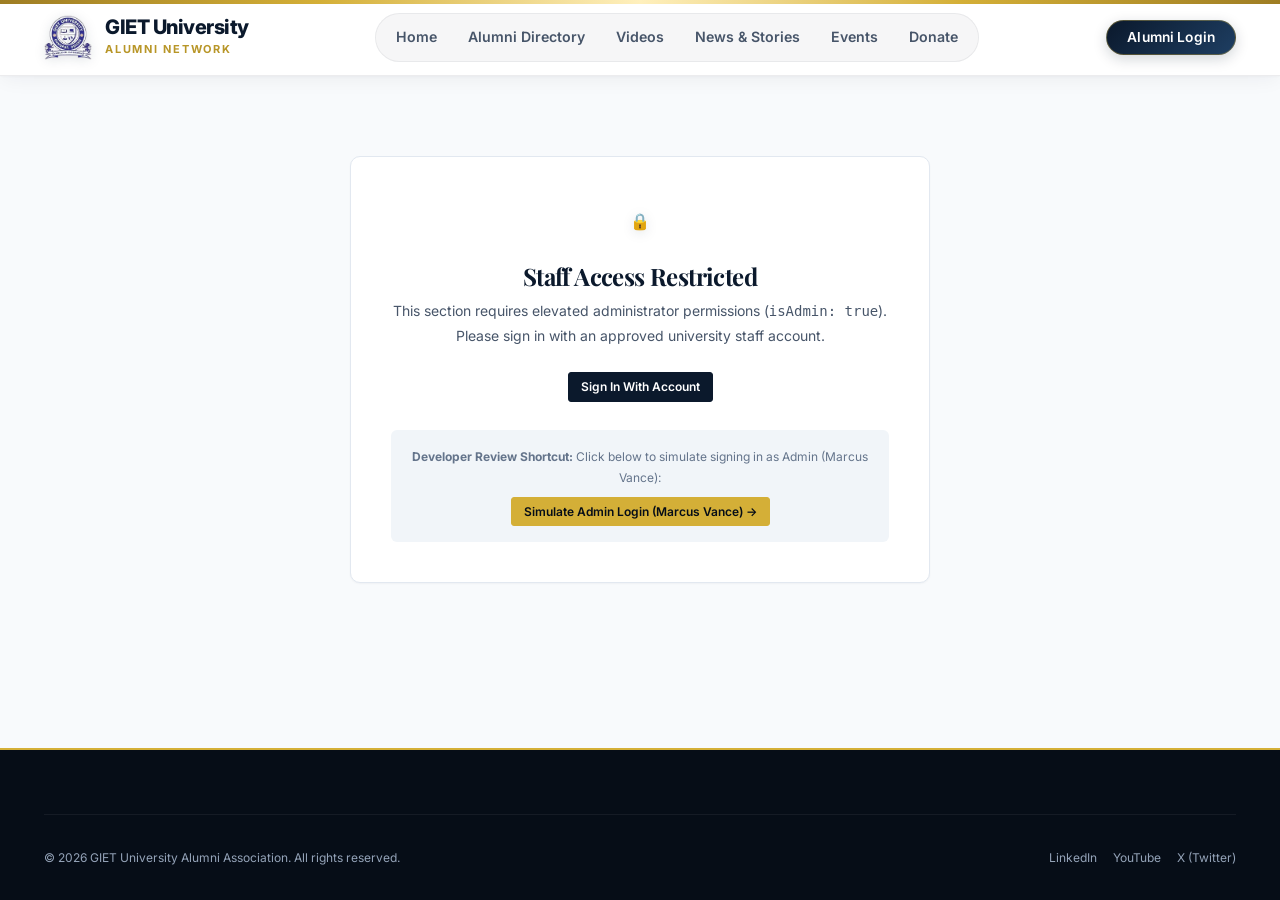
<file: admin.html>
<!DOCTYPE html>
<html lang="en">
<head>
  <meta charset="UTF-8" />
  <meta name="viewport" content="width=device-width, initial-scale=1.0" />
  <title>Staff Administration Portal — GIET University Alumni</title>
  <meta name="robots" content="noindex, nofollow" />
  
  <!-- Google Fonts Preconnect & Stylesheet -->
  <link rel="preconnect" href="https://fonts.googleapis.com" />
  <link rel="preconnect" href="https://fonts.gstatic.com" crossorigin />
  <link href="https://fonts.googleapis.com/css2?family=Cinzel:wght@500;600;700;800&family=Inter:ital,opsz,wght@0,14..32,300..800&family=Playfair+Display:ital,wght@0,400..900;1,400..900&display=swap" rel="stylesheet" />

  <!-- PWA Manifest & Meta Tags -->
  <link rel="manifest" href="manifest.json" />
  <meta name="theme-color" content="#0B192C" />
  <meta name="apple-mobile-web-app-capable" content="yes" />
  <meta name="apple-mobile-web-app-status-bar-style" content="black-translucent" />
  <meta name="apple-mobile-web-app-title" content="GIET Alumni" />
  <link rel="apple-touch-icon" href="icons/apple-touch-icon.png" />
  <link rel="icon" type="image/png" href="favicon.png" />

  <link rel="stylesheet" href="css/tokens.css" />
  <link rel="stylesheet" href="css/base.css" />
  <link rel="stylesheet" href="css/components.css" />
  <link rel="stylesheet" href="css/pages/admin.css" />
</head>
<body>

  <!-- Site Header -->
  <header class="site-header">
    <div class="container header-inner">
      <a href="index.html" class="brand">
        <div class="brand-crest"><img src="giet-logo.webp" alt="GIET University Crest" class="brand-logo-img" /></div>
        <div class="brand-info">
          <span class="brand-title">GIET University</span>
          <span class="brand-subtitle">Alumni Network</span>
        </div>
      </a>
      <nav class="nav-links" aria-label="Primary Navigation">
        <a href="index.html" class="nav-link">Home</a>
        <a href="directory.html" class="nav-link">Alumni Directory</a>
        <a href="videos.html" class="nav-link">Videos</a>
        <a href="news.html" class="nav-link">News & Stories</a>
        <a href="events.html" class="nav-link">Events</a>
        <a href="donate.html" class="nav-link">Donate</a>
      </nav>
      <div class="header-actions">
        <div id="nav-auth-container"></div>
        <button class="mobile-toggle" aria-label="Toggle navigation menu">
          <span></span><span></span><span></span>
        </button>
      </div>
    </div>
  </header>

  <!-- Mobile Drawer -->
  <div class="mobile-drawer-backdrop"></div>
  <div class="mobile-drawer">
    <div class="brand" style="color: #fff;">
      <div class="brand-crest"><img src="giet-logo.webp" alt="GIET University Logo" class="brand-logo-img" /></div>
      <div class="brand-info">
        <span class="brand-title" style="color: #fff;">GIET University</span>
        <span class="brand-subtitle" style="color: var(--color-accent);">Alumni Network</span>
      </div>
    </div>
    <div class="mobile-nav-links">
      <a href="index.html" class="mobile-nav-link">Home</a>
      <a href="directory.html" class="mobile-nav-link">Alumni Directory</a>
      <a href="videos.html" class="mobile-nav-link">Videos</a>
      <a href="news.html" class="mobile-nav-link">News & Stories</a>
      <a href="events.html" class="mobile-nav-link">Events</a>
      <a href="donate.html" class="mobile-nav-link">Donate</a>
    </div>
    <div id="mobile-auth-container"></div>
  </div>

  <main class="main-content">
    <div class="container" style="padding-top: var(--space-8);">

      <!-- Role Gate Notice (Visible when user is not admin) -->
      <div id="admin-auth-gate" class="card text-center" style="max-width: 580px; margin: var(--space-12) auto; padding: var(--space-10);">
        <div class="brand-crest" style="margin: 0 auto var(--space-4);">🔒</div>
        <h2 style="font-size: var(--text-2xl); color: var(--color-primary); margin-bottom: var(--space-2);">Staff Access Restricted</h2>
        <p style="font-size: var(--text-sm); color: var(--color-text-secondary); margin-bottom: var(--space-6);">
          This section requires elevated administrator permissions (<code>isAdmin: true</code>). Please sign in with an approved university staff account.
        </p>
        <div style="display: flex; flex-direction: column; gap: var(--space-3); align-items: center;">
          <a href="login.html" class="btn btn-primary btn-sm">Sign In With Account</a>
          
          <!-- Quick test button for developer review in mock mode -->
          <div style="margin-top: var(--space-4); padding: var(--space-4); background-color: var(--color-bg-alt); border-radius: var(--radius-sm); width: 100%;">
            <p style="font-size: var(--text-xs); color: var(--color-text-muted); margin-bottom: var(--space-2);">
              <strong>Developer Review Shortcut:</strong> Click below to simulate signing in as Admin (Marcus Vance):
            </p>
            <button id="demo-admin-login-btn" class="btn btn-accent btn-sm">
              Simulate Admin Login (Marcus Vance) &rarr;
            </button>
          </div>
        </div>
      </div>

      <!-- Admin Dashboard Content (Visible when admin authenticated) -->
      <div id="admin-dashboard" style="display: none;">
        <div class="section-header text-left" style="margin-bottom: var(--space-6);">
          <div style="display: flex; justify-content: space-between; align-items: center; flex-wrap: wrap; gap: var(--space-2);">
            <div>
              <span class="section-tag">University Operations</span>
              <h1 class="section-title">Moderation & Administration Console</h1>
            </div>
            <span class="badge badge-accent">Admin Role Verified</span>
          </div>
        </div>

        <div class="admin-layout">
          <!-- Sidebar Navigation -->
          <aside class="admin-sidebar">
            <button class="admin-nav-item active" data-tab="stories">
              <span>Pending Stories</span>
              <span class="badge badge-warning" id="pending-stories-count">0</span>
            </button>
            <button class="admin-nav-item" data-tab="events">
              <span>Manage Events</span>
              <span class="badge badge-subtle">Stub</span>
            </button>
            <button class="admin-nav-item" data-tab="donations">
              <span>Manage Donations</span>
              <span class="badge badge-subtle">Stub</span>
            </button>
            <button class="admin-nav-item" data-tab="directory">
              <span>Directory Moderation</span>
              <span class="badge badge-subtle">Stub</span>
            </button>
          </aside>

          <!-- Main Admin Panel Content -->
          <section class="admin-main-panel">
            <!-- Panel 1: Pending Stories Moderation Queue -->
            <div id="panel-stories" class="admin-tab-panel">
              <div style="margin-bottom: var(--space-6);">
                <h3 style="margin-bottom: var(--space-1);">Editorial Moderation Queue</h3>
                <p style="font-size: var(--text-sm); color: var(--color-text-secondary); margin-bottom: 0;">
                  Alumni stories submitted via <code>news.html</code>. Approving a story flags <code>status: "approved"</code>, instantly publishing it to the live public magazine feed.
                </p>
              </div>

              <div id="admin-pending-stories-list">
                <!-- Dynamically populated from js/pages/admin.js -->
              </div>
            </div>

            <!-- Panel 2: Events Management Stub -->
            <div id="panel-events" class="admin-tab-panel" style="display: none;">
              <h3>Manage Campus & Chapter Events (Stub)</h3>
              <p style="font-size: var(--text-sm); color: var(--color-text-secondary);">
                <!-- TEAM: build events creation form and CRUD table here -->
                The Events team will implement event scheduling, attendee exports, and RSVP tracking here.
              </p>
              <div class="handoff-box" style="margin-top: var(--space-4);">
                <span class="handoff-badge">Scaffold Note</span>
                <p style="font-size: var(--text-xs); color: var(--color-text-secondary); margin-top: var(--space-2);">
                  Connect this panel to the <code>events</code> Firestore collection with full write permissions granted to admin roles in <code>firestore.rules</code>.
                </p>
              </div>
            </div>

            <!-- Panel 3: Donations Management Stub -->
            <div id="panel-donations" class="admin-tab-panel" style="display: none;">
              <h3>Manage Donations & Donor Wall (Stub)</h3>
              <p style="font-size: var(--text-sm); color: var(--color-text-secondary);">
                <!-- TEAM: build donation ledger and donor recognition toggles here -->
                The Giving team will link payment webhooks and reconcile recurring donations here.
              </p>
              <div class="handoff-box" style="margin-top: var(--space-4);">
                <span class="handoff-badge">Scaffold Note</span>
                <p style="font-size: var(--text-xs); color: var(--color-text-secondary); margin-top: var(--space-2);">
                  Manage anonymization requests and generate tax receipt records for alumni benefactors.
                </p>
              </div>
            </div>

            <!-- Panel 4: Directory Management Stub -->
            <div id="panel-directory" class="admin-tab-panel" style="display: none;">
              <h3>Alumni Directory Verification (Stub)</h3>
              <p style="font-size: var(--text-sm); color: var(--color-text-secondary);">
                <!-- TEAM: build batch verification against official university registrar records -->
                Staff can toggle the <code>verified: true</code> badge for registered graduates.
              </p>
              <div class="handoff-box" style="margin-top: var(--space-4);">
                <span class="handoff-badge">Scaffold Note</span>
                <p style="font-size: var(--text-xs); color: var(--color-text-secondary); margin-top: var(--space-2);">
                  Query <code>alumni</code> collection where <code>verified == false</code> to review diplomas or student ID matching.
                </p>
              </div>
            </div>
          </section>
        </div>
      </div>

    </div>
  </main>

  <!-- Persistent Footer -->
  <footer class="site-footer">
    <div class="container">
      <div class="footer-bottom">
        <div>&copy; 2026 GIET University Alumni Association. All rights reserved.</div>
        <div class="social-links">
          <a href="#" class="social-link">LinkedIn</a>
          <a href="#" class="social-link">YouTube</a>
          <a href="#" class="social-link">X (Twitter)</a>
        </div>
      </div>
    </div>
  </footer>

  <script type="module" src="js/pwa.js"></script>
  <script type="module" src="js/nav.js"></script>
  <script type="module" src="js/pages/admin.js"></script>
</body>
</html>
</file>
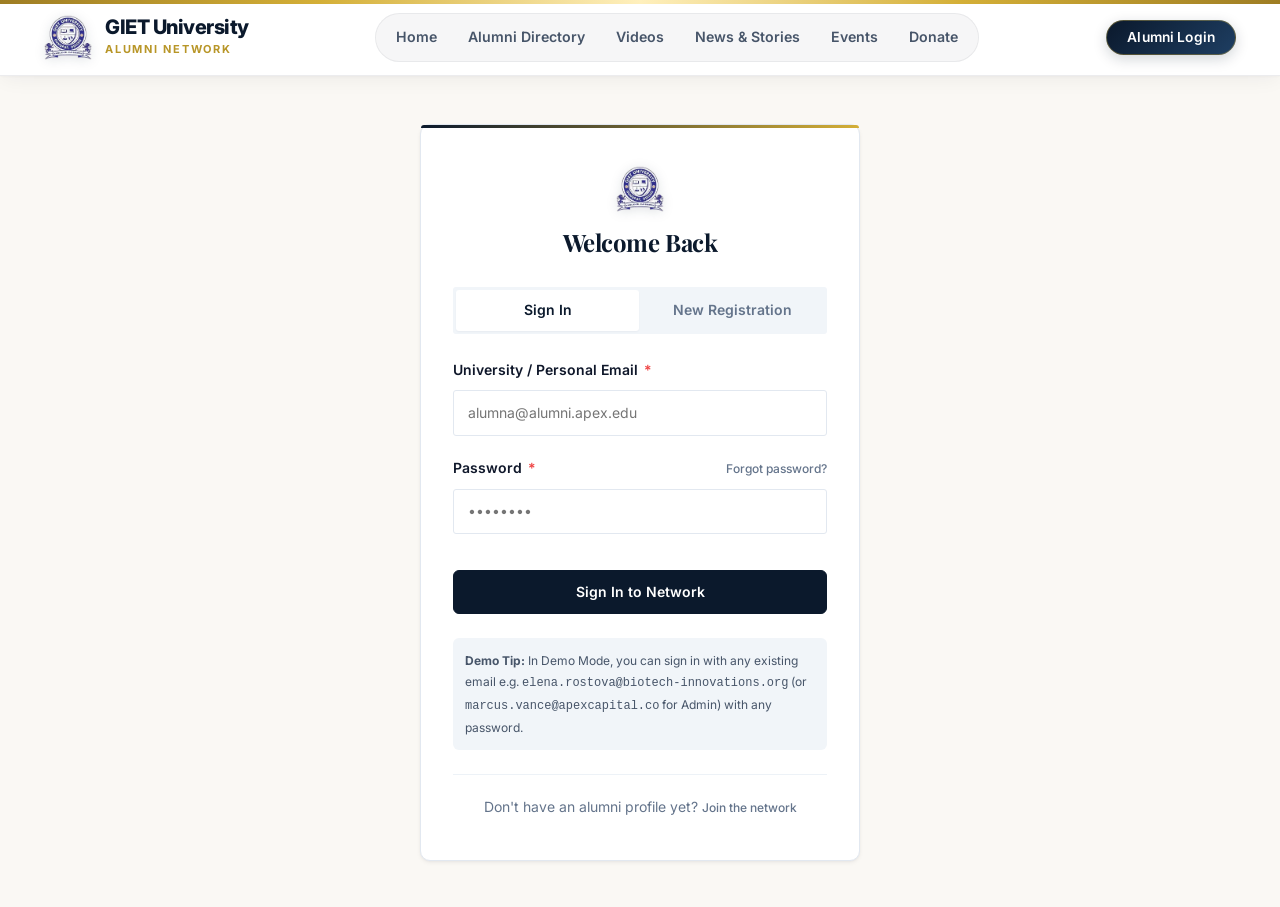
<file: login.html>
<!DOCTYPE html>
<html lang="en">
<head>
  <meta charset="UTF-8" />
  <meta name="viewport" content="width=device-width, initial-scale=1.0" />
  <title>Alumni Sign In — GIET University</title>
  <meta name="description" content="Sign in to your official GIET University alumni account to manage your directory profile and submit news stories." />
  
  <!-- Google Fonts Preconnect & Stylesheet -->
  <link rel="preconnect" href="https://fonts.googleapis.com" />
  <link rel="preconnect" href="https://fonts.gstatic.com" crossorigin />
  <link href="https://fonts.googleapis.com/css2?family=Cinzel:wght@500;600;700;800&family=Inter:ital,opsz,wght@0,14..32,300..800;1,14..32,300..800&family=Playfair+Display:ital,wght@0,400..900;1,400..900&display=swap" rel="stylesheet" />

  <!-- PWA Manifest & Meta Tags -->
  <link rel="manifest" href="manifest.json" />
  <meta name="theme-color" content="#0B192C" />
  <meta name="apple-mobile-web-app-capable" content="yes" />
  <meta name="apple-mobile-web-app-status-bar-style" content="black-translucent" />
  <meta name="apple-mobile-web-app-title" content="GIET Alumni" />
  <link rel="apple-touch-icon" href="icons/apple-touch-icon.png" />
  <link rel="icon" type="image/png" href="favicon.png" />

  <link rel="stylesheet" href="css/tokens.css" />
  <link rel="stylesheet" href="css/base.css" />
  <link rel="stylesheet" href="css/components.css" />
  <link rel="stylesheet" href="css/pages/auth.css" />
</head>
<body>

  <!-- Site Header -->
  <header class="site-header">
    <div class="container header-inner">
      <a href="index.html" class="brand">
        <div class="brand-crest"><img src="giet-logo.webp" alt="GIET University Crest" class="brand-logo-img" /></div>
        <div class="brand-info">
          <span class="brand-title">GIET University</span>
          <span class="brand-subtitle">Alumni Network</span>
        </div>
      </a>
      <nav class="nav-links" aria-label="Primary Navigation">
        <a href="index.html" class="nav-link">Home</a>
        <a href="directory.html" class="nav-link">Alumni Directory</a>
        <a href="videos.html" class="nav-link">Videos</a>
        <a href="news.html" class="nav-link">News & Stories</a>
        <a href="events.html" class="nav-link">Events</a>
        <a href="donate.html" class="nav-link">Donate</a>
      </nav>
      <div class="header-actions">
        <div id="nav-auth-container">
          <a href="signup.html" class="btn btn-outline btn-sm">Join Network</a>
        </div>
        <button class="mobile-toggle" aria-label="Toggle navigation menu">
          <span></span><span></span><span></span>
        </button>
      </div>
    </div>
  </header>

  <!-- Mobile Drawer -->
  <div class="mobile-drawer-backdrop"></div>
  <div class="mobile-drawer">
    <div class="brand" style="color: #fff;">
      <div class="brand-crest"><img src="giet-logo.webp" alt="GIET University Logo" class="brand-logo-img" /></div>
      <div class="brand-info">
        <span class="brand-title" style="color: #fff;">GIET University</span>
        <span class="brand-subtitle" style="color: var(--color-accent);">Alumni Network</span>
      </div>
    </div>
    <div class="mobile-nav-links">
      <a href="index.html" class="mobile-nav-link">Home</a>
      <a href="directory.html" class="mobile-nav-link">Alumni Directory</a>
      <a href="videos.html" class="mobile-nav-link">Videos</a>
      <a href="news.html" class="mobile-nav-link">News & Stories</a>
      <a href="events.html" class="mobile-nav-link">Events</a>
      <a href="donate.html" class="mobile-nav-link">Donate</a>
    </div>
    <div id="mobile-auth-container"></div>
  </div>

  <main class="main-content">
    <div class="auth-wrapper">
      <div class="auth-card">
        <div class="auth-header">
          <div class="brand-crest auth-brand-crest"><img src="giet-logo.webp" alt="GIET University Logo" class="brand-logo-img" /></div>
          <h1 class="auth-title">Welcome Back</h1>
        </div>

        <div class="auth-tabs">
          <a href="login.html" class="auth-tab active">Sign In</a>
          <a href="signup.html" class="auth-tab">New Registration</a>
        </div>

        <!-- Alert box for errors -->
        <div id="auth-alert" class="auth-alert"></div>

        <form id="login-form">
          <div class="form-group">
            <label for="login-email" class="form-label">University / Personal Email <span class="required">*</span></label>
            <input 
              type="email" 
              id="login-email" 
              class="form-control" 
              placeholder="alumna@alumni.apex.edu" 
              required 
              autocomplete="email"
            />
          </div>

          <div class="form-group">
            <div style="display: flex; justify-content: space-between; align-items: center; margin-bottom: var(--space-2);">
              <label for="login-password" class="form-label" style="margin-bottom: 0;">Password <span class="required">*</span></label>
              <a href="#" id="forgot-password-trigger" class="auth-link">Forgot password?</a>
            </div>
            <input 
              type="password" 
              id="login-password" 
              class="form-control" 
              placeholder="••••••••" 
              required 
              autocomplete="current-password"
            />
          </div>

          <button type="submit" class="btn btn-primary btn-block btn-lg" style="margin-top: var(--space-4);">
            Sign In to Network
          </button>
        </form>

        <!-- Quick-fill demo credentials for testers -->
        <div style="margin-top: var(--space-6); padding: var(--space-3); background-color: var(--color-bg-alt); border-radius: var(--radius-sm); font-size: var(--text-xs); color: var(--color-text-secondary);">
          <strong>Demo Tip:</strong> In Demo Mode, you can sign in with any existing email e.g. <code>elena.rostova@biotech-innovations.org</code> (or <code>marcus.vance@apexcapital.co</code> for Admin) with any password.
        </div>

        <div class="auth-footer">
          Don't have an alumni profile yet? <a href="signup.html" class="auth-link">Join the network</a>
        </div>
      </div>
    </div>
  </main>

  <!-- Forgot Password Modal -->
  <div id="forgot-password-modal" class="modal-overlay" role="dialog" aria-modal="true">
    <div class="modal-content">
      <div class="modal-header">
        <h3 class="modal-title">Reset Password</h3>
        <button id="close-forgot-modal" class="modal-close-btn">&times;</button>
      </div>
      <form id="forgot-password-form">
        <div class="modal-body">
          <p style="font-size: var(--text-sm); color: var(--color-text-secondary); margin-bottom: var(--space-4);">
            Enter the email address associated with your alumni account. We will dispatch a secure link to reset your credentials.
          </p>
          <div class="form-group">
            <label for="forgot-email" class="form-label">Email Address</label>
            <input type="email" id="forgot-email" class="form-control" placeholder="yourname@alumni.apex.edu" required />
          </div>
        </div>
        <div class="modal-footer">
          <button type="submit" class="btn btn-primary btn-sm">Send Reset Email</button>
        </div>
      </form>
    </div>
  </div>

  <script type="module" src="js/pwa.js"></script>
  <script type="module" src="js/nav.js"></script>
  <script type="module" src="js/pages/auth-page.js"></script>
</body>
</html>
</file>
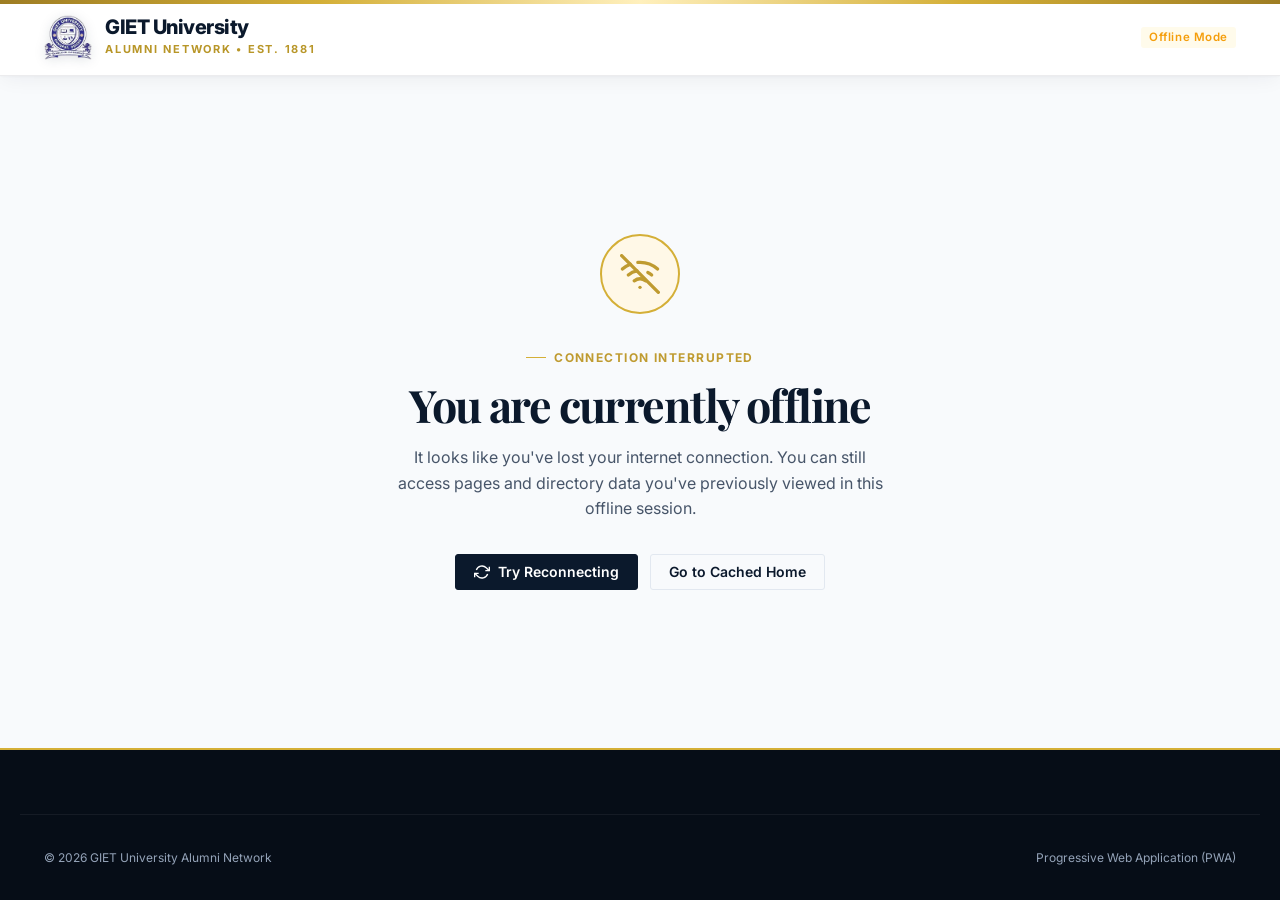
<file: offline.html>
<!DOCTYPE html>
<html lang="en">
<head>
  <meta charset="UTF-8" />
  <meta name="viewport" content="width=device-width, initial-scale=1.0" />
  <title>Offline — GIET University Alumni Network</title>
  
  <link rel="preconnect" href="https://fonts.googleapis.com" />
  <link rel="preconnect" href="https://fonts.gstatic.com" crossorigin />
  <link href="https://fonts.googleapis.com/css2?family=Cinzel:wght@600;700&family=Inter:wght@400;500;600&family=Playfair+Display:wght@600;700&display=swap" rel="stylesheet" />

  <link rel="stylesheet" href="css/tokens.css" />
  <link rel="stylesheet" href="css/base.css" />
  <link rel="stylesheet" href="css/components.css" />
</head>
<body style="min-height: 100vh; display: flex; flex-direction: column;">

  <header class="site-header">
    <div class="container header-inner">
      <a href="index.html" class="brand">
        <div class="brand-crest">
          <img src="giet-logo.webp" alt="GIET University Crest" class="brand-logo-img" />
        </div>
        <div class="brand-info">
          <span class="brand-title">GIET University</span>
          <span class="brand-subtitle">Alumni Network &bull; Est. 1881</span>
        </div>
      </a>
      <div class="header-actions">
        <span class="badge badge-warning" style="font-size: 0.72rem; letter-spacing: 0.05em;">Offline Mode</span>
      </div>
    </div>
  </header>

  <main class="main-content" style="flex: 1; display: flex; align-items: center; justify-content: center; padding: var(--space-12) var(--space-4); text-align: center;">
    <div class="container-narrow" style="max-width: 540px;">
      
      <!-- Offline Icon Seal -->
      <div style="width: 80px; height: 80px; margin: 0 auto var(--space-6); border-radius: 50%; background: var(--color-accent-light); border: 2px solid var(--color-accent); display: flex; align-items: center; justify-content: center; color: var(--color-accent-hover);">
        <svg width="40" height="40" viewBox="0 0 24 24" fill="none" stroke="currentColor" stroke-width="2" stroke-linecap="round" stroke-linejoin="round">
          <line x1="1" y1="1" x2="23" y2="23"></line>
          <path d="M16.72 11.06A10.94 10.94 0 0 1 19 12.55"></path>
          <path d="M5 12.55a10.94 10.94 0 0 1 5.17-2.39"></path>
          <path d="M10.71 5.05A16 16 0 0 1 22.56 9"></path>
          <path d="M1.42 9a15.91 15.91 0 0 1 4.7-2.88"></path>
          <path d="M8.53 16.11a6 6 0 0 1 6.95 0"></path>
          <line x1="12" y1="20" x2="12.01" y2="20"></line>
        </svg>
      </div>

      <div class="section-tag" style="justify-content: center;">Connection Interrupted</div>
      <h1 style="font-size: clamp(2rem, 4vw, 2.8rem); margin-bottom: var(--space-4); color: var(--color-primary);">You are currently offline</h1>
      <p style="color: var(--color-text-secondary); font-size: var(--text-base); line-height: 1.6; margin-bottom: var(--space-8);">
        It looks like you've lost your internet connection. You can still access pages and directory data you've previously viewed in this offline session.
      </p>

      <div style="display: flex; gap: var(--space-3); justify-content: center; flex-wrap: wrap;">
        <button id="retry-btn" class="btn btn-primary" onclick="window.location.reload();">
          <svg width="16" height="16" viewBox="0 0 24 24" fill="none" stroke="currentColor" stroke-width="2"><polyline points="23 4 23 10 17 10"></polyline><polyline points="1 20 1 14 7 14"></polyline><path d="M3.51 9a9 9 0 0 1 14.85-3.36L23 10M1 14l4.64 4.36A9 9 0 0 0 20.49 15"></path></svg>
          Try Reconnecting
        </button>
        <a href="index.html" class="btn btn-outline">Go to Cached Home</a>
      </div>

    </div>
  </main>

  <footer class="site-footer">
    <div class="container footer-bottom">
      <div>&copy; 2026 GIET University Alumni Network</div>
      <div>Progressive Web Application (PWA)</div>
    </div>
  </footer>

  <script>
    window.addEventListener('online', () => {
      window.location.reload();
    });
  </script>
</body>
</html>
</file>
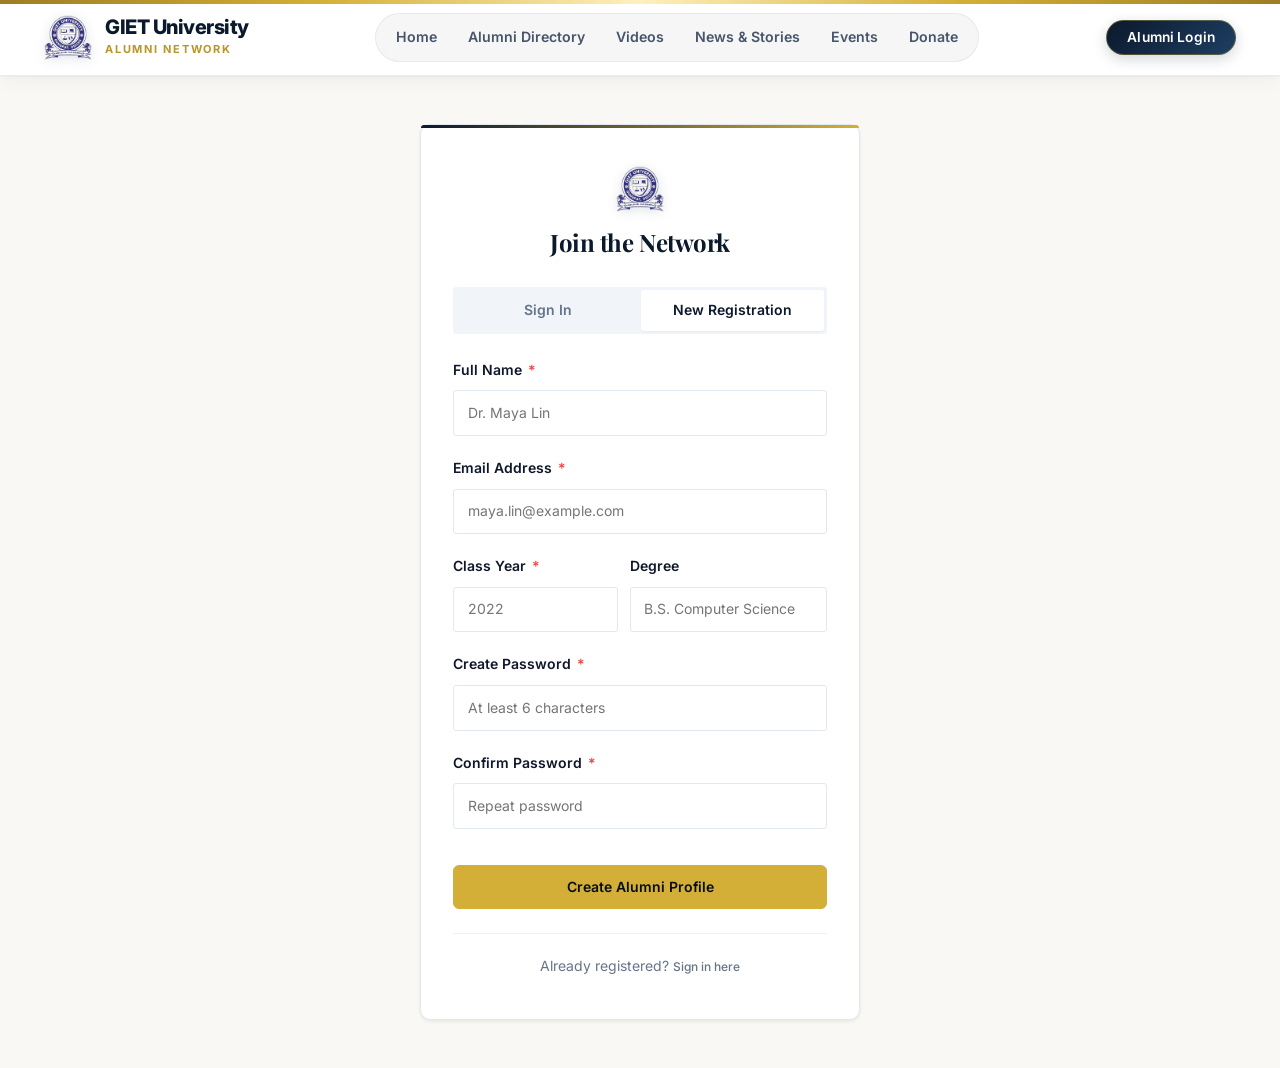
<file: signup.html>
<!DOCTYPE html>
<html lang="en">
<head>
  <meta charset="UTF-8" />
  <meta name="viewport" content="width=device-width, initial-scale=1.0" />
  <title>Join the Alumni Network — GIET University</title>
  <meta name="description" content="Register your official GIET University alumni profile to connect with classmates, find mentors, and share career milestones." />
  
  <!-- Google Fonts Preconnect & Stylesheet -->
  <link rel="preconnect" href="https://fonts.googleapis.com" />
  <link rel="preconnect" href="https://fonts.gstatic.com" crossorigin />
  <link href="https://fonts.googleapis.com/css2?family=Cinzel:wght@500;600;700;800&family=Inter:ital,opsz,wght@0,14..32,300..800;1,14..32,300..800&family=Playfair+Display:ital,wght@0,400..900;1,400..900&display=swap" rel="stylesheet" />

  <!-- PWA Manifest & Meta Tags -->
  <link rel="manifest" href="manifest.json" />
  <meta name="theme-color" content="#0B192C" />
  <meta name="apple-mobile-web-app-capable" content="yes" />
  <meta name="apple-mobile-web-app-status-bar-style" content="black-translucent" />
  <meta name="apple-mobile-web-app-title" content="GIET Alumni" />
  <link rel="apple-touch-icon" href="icons/apple-touch-icon.png" />
  <link rel="icon" type="image/png" href="favicon.png" />

  <link rel="stylesheet" href="css/tokens.css" />
  <link rel="stylesheet" href="css/base.css" />
  <link rel="stylesheet" href="css/components.css" />
  <link rel="stylesheet" href="css/pages/auth.css" />
</head>
<body>

  <!-- Site Header -->
  <header class="site-header">
    <div class="container header-inner">
      <a href="index.html" class="brand">
        <div class="brand-crest"><img src="giet-logo.webp" alt="GIET University Crest" class="brand-logo-img" /></div>
        <div class="brand-info">
          <span class="brand-title">GIET University</span>
          <span class="brand-subtitle">Alumni Network</span>
        </div>
      </a>
      <nav class="nav-links" aria-label="Primary Navigation">
        <a href="index.html" class="nav-link">Home</a>
        <a href="directory.html" class="nav-link">Alumni Directory</a>
        <a href="videos.html" class="nav-link">Videos</a>
        <a href="news.html" class="nav-link">News & Stories</a>
        <a href="events.html" class="nav-link">Events</a>
        <a href="donate.html" class="nav-link">Donate</a>
      </nav>
      <div class="header-actions">
        <div id="nav-auth-container">
          <a href="login.html" class="btn btn-outline btn-sm">Alumni Login</a>
        </div>
        <button class="mobile-toggle" aria-label="Toggle navigation menu">
          <span></span><span></span><span></span>
        </button>
      </div>
    </div>
  </header>

  <!-- Mobile Drawer -->
  <div class="mobile-drawer-backdrop"></div>
  <div class="mobile-drawer">
    <div class="brand" style="color: #fff;">
      <div class="brand-crest"><img src="giet-logo.webp" alt="GIET University Logo" class="brand-logo-img" /></div>
      <div class="brand-info">
        <span class="brand-title" style="color: #fff;">GIET University</span>
        <span class="brand-subtitle" style="color: var(--color-accent);">Alumni Network</span>
      </div>
    </div>
    <div class="mobile-nav-links">
      <a href="index.html" class="mobile-nav-link">Home</a>
      <a href="directory.html" class="mobile-nav-link">Alumni Directory</a>
      <a href="videos.html" class="mobile-nav-link">Videos</a>
      <a href="news.html" class="mobile-nav-link">News & Stories</a>
      <a href="events.html" class="mobile-nav-link">Events</a>
      <a href="donate.html" class="mobile-nav-link">Donate</a>
    </div>
    <div id="mobile-auth-container"></div>
  </div>

  <main class="main-content">
    <div class="auth-wrapper">
      <div class="auth-card">
        <div class="auth-header">
          <div class="brand-crest auth-brand-crest"><img src="giet-logo.webp" alt="GIET University Logo" class="brand-logo-img" /></div>
          <h1 class="auth-title">Join the Network</h1>
        </div>

        <div class="auth-tabs">
          <a href="login.html" class="auth-tab">Sign In</a>
          <a href="signup.html" class="auth-tab active">New Registration</a>
        </div>

        <div id="auth-alert" class="auth-alert"></div>

        <form id="signup-form">
          <div class="form-group">
            <label for="signup-name" class="form-label">Full Name <span class="required">*</span></label>
            <input 
              type="text" 
              id="signup-name" 
              class="form-control" 
              placeholder="Dr. Maya Lin" 
              required 
              autocomplete="name"
            />
          </div>

          <div class="form-group">
            <label for="signup-email" class="form-label">Email Address <span class="required">*</span></label>
            <input 
              type="email" 
              id="signup-email" 
              class="form-control" 
              placeholder="maya.lin@example.com" 
              required 
              autocomplete="email"
            />
          </div>

          <div style="display: grid; grid-template-columns: 1fr 1.2fr; gap: var(--space-3);">
            <div class="form-group">
              <label for="signup-gradyear" class="form-label">Class Year <span class="required">*</span></label>
              <input 
                type="number" 
                id="signup-gradyear" 
                class="form-control" 
                placeholder="2022" 
                min="1950" 
                max="2030" 
                required 
              />
            </div>
            <div class="form-group">
              <label for="signup-degree" class="form-label">Degree</label>
              <input 
                type="text" 
                id="signup-degree" 
                class="form-control" 
                placeholder="B.S. Computer Science" 
              />
            </div>
          </div>

          <div class="form-group">
            <label for="signup-password" class="form-label">Create Password <span class="required">*</span></label>
            <input 
              type="password" 
              id="signup-password" 
              class="form-control" 
              placeholder="At least 6 characters" 
              required 
              autocomplete="new-password"
            />
          </div>

          <div class="form-group">
            <label for="signup-confirm-password" class="form-label">Confirm Password <span class="required">*</span></label>
            <input 
              type="password" 
              id="signup-confirm-password" 
              class="form-control" 
              placeholder="Repeat password" 
              required 
              autocomplete="new-password"
            />
          </div>

          <button type="submit" class="btn btn-accent btn-block btn-lg" style="margin-top: var(--space-4);">
            Create Alumni Profile
          </button>
        </form>

        <div class="auth-footer">
          Already registered? <a href="login.html" class="auth-link">Sign in here</a>
        </div>
      </div>
    </div>
  </main>

  <script type="module" src="js/pwa.js"></script>
  <script type="module" src="js/nav.js"></script>
  <script type="module" src="js/pages/auth-page.js"></script>
</body>
</html>
</file>
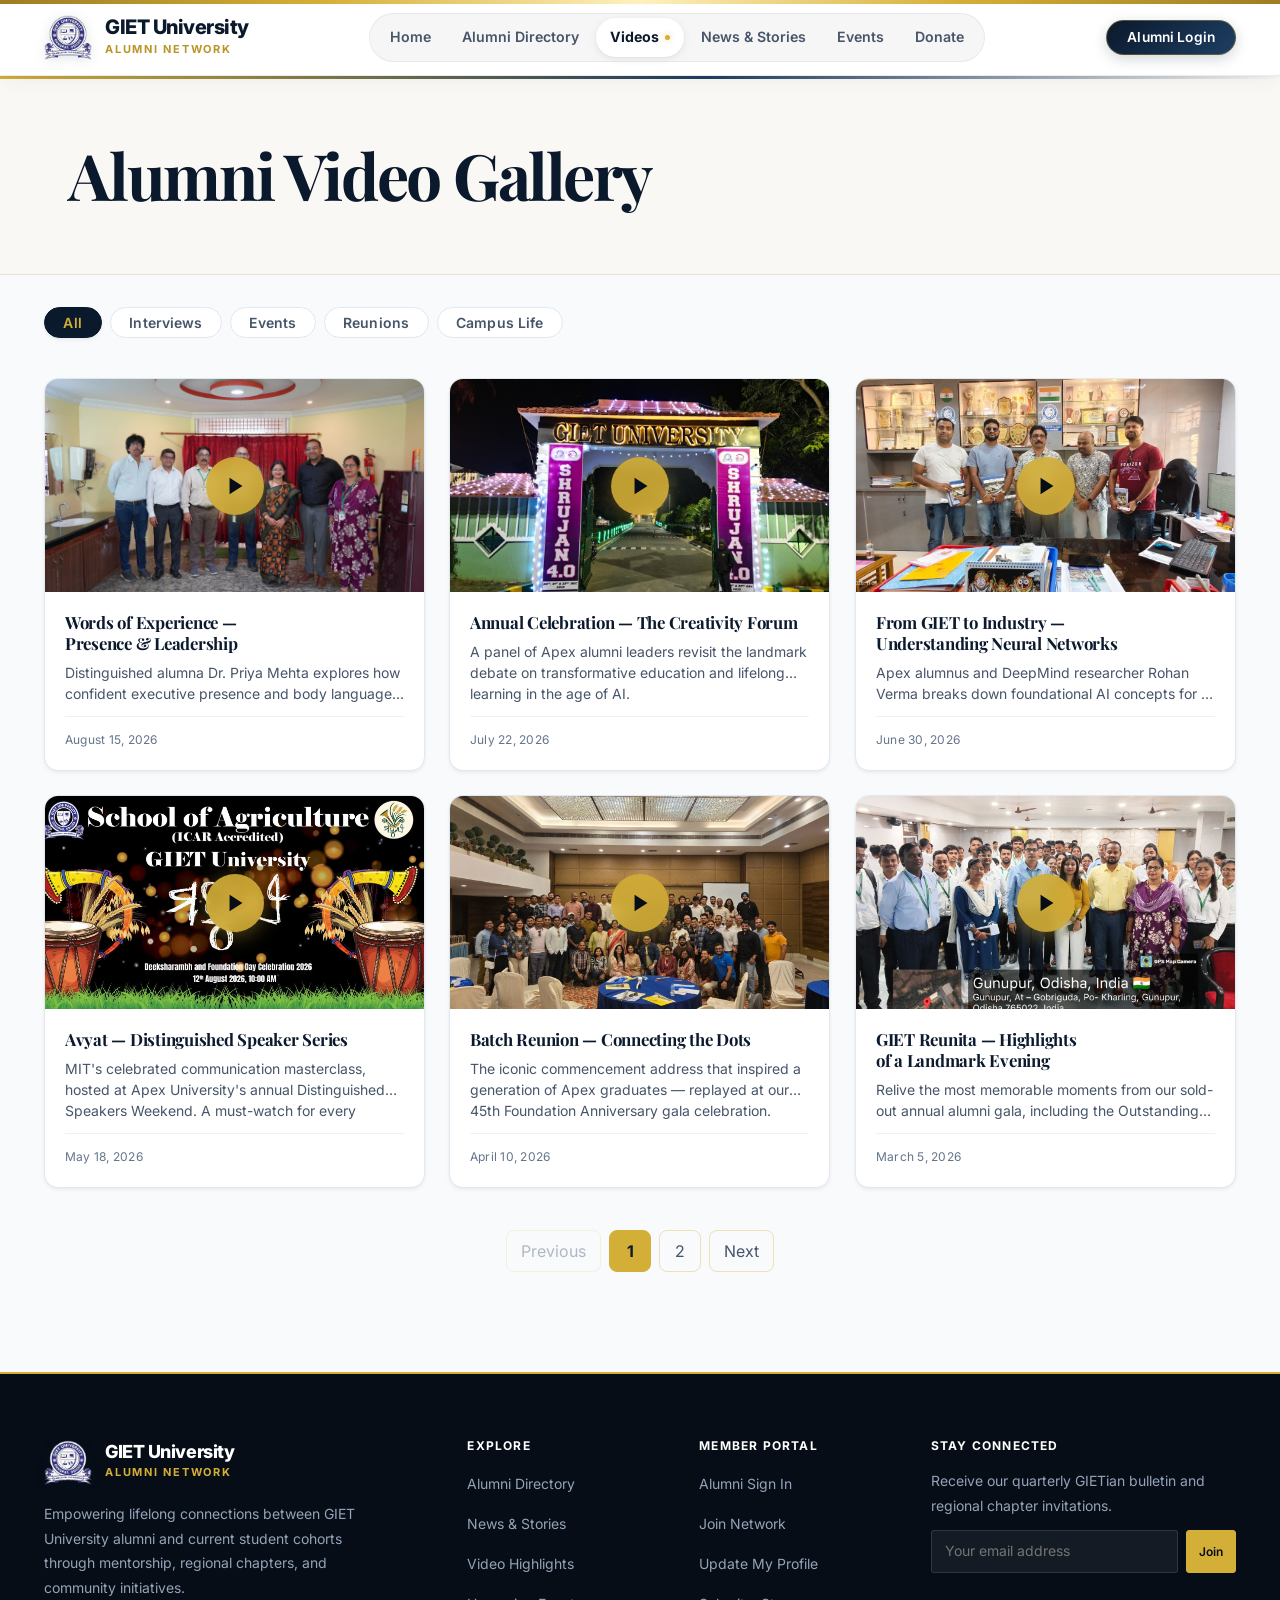
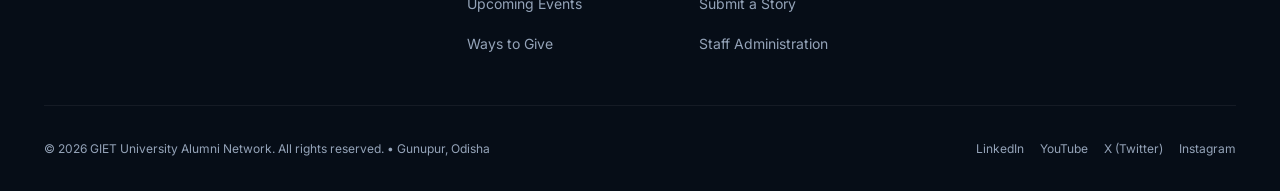
<file: videos.html>
<!DOCTYPE html>
<html lang="en">

<head>
  <meta charset="UTF-8" />
  <meta name="viewport" content="width=device-width, initial-scale=1.0" />
  <title>Videos &amp; Keynotes — GIET University Alumni</title>
  <meta name="description"
    content="Watch recorded alumni gala reunions, distinguished speaker keynotes, and campus tours from GIET University." />

  <!-- Google Fonts Preconnect & Stylesheet -->
  <link rel="preconnect" href="https://fonts.googleapis.com" />
  <link rel="preconnect" href="https://fonts.gstatic.com" crossorigin />
  <link href="https://fonts.googleapis.com/css2?family=Cinzel:wght@500;600;700;800&family=Inter:ital,opsz,wght@0,14..32,300..800;1,14..32,300..800&family=Playfair+Display:ital,wght@0,400..900;1,400..900&display=swap" rel="stylesheet" />

  <!-- PWA Manifest & Meta Tags -->
  <link rel="manifest" href="manifest.json" />
  <meta name="theme-color" content="#0B192C" />
  <meta name="apple-mobile-web-app-capable" content="yes" />
  <meta name="apple-mobile-web-app-status-bar-style" content="black-translucent" />
  <meta name="apple-mobile-web-app-title" content="GIET Alumni" />
  <link rel="apple-touch-icon" href="icons/apple-touch-icon.png" />
  <link rel="icon" type="image/png" href="favicon.png" />

  <link rel="stylesheet" href="css/tokens.css" />
  <link rel="stylesheet" href="css/base.css" />
  <link rel="stylesheet" href="css/components.css" />
  <link rel="stylesheet" href="css/pages/videos.css" />
</head>

<body>

  <div id="site-header-container"></div>

  <main class="main-content">
    <section class="vg-page-hero" id="videos-hero">
      <div class="container">
        <h1 class="vg-hero-heading">Alumni Video Gallery</h1>
      </div>
    </section>

    <section class="section" style="padding-top: var(--space-8);">
      <div class="container">
        <!-- Category Filter Pills -->
        <div id="video-category-pills" class="category-filter-pills">
          <!-- Populated dynamically from js/pages/videos.js -->
        </div>

       <!-- Video Cards Grid -->
<div id="videos-grid" class="videos-grid">
  <!-- Populated dynamically from js/pages/videos.js -->
</div>

<!-- Video Pagination -->
<div
  id="videos-pagination"
  class="videos-pagination"
  aria-label="Video pagination"
></div>
</div>
</section>

    <!-- Theater Mode Dialog Modal -->
    <div id="theater-modal" class="modal-overlay" role="dialog" aria-modal="true" aria-hidden="true"
      aria-labelledby="theater-video-title" tabindex="-1">
      <div class="modal-content theater-dialog">

        <!-- Accessible close button in top-right corner -->
        <button id="close-theater-modal" class="theater-close-btn" type="button" aria-label="Close video player">
          <svg width="20" height="20" viewBox="0 0 24 24" fill="none" stroke="currentColor" stroke-width="2.5"
            stroke-linecap="round" stroke-linejoin="round" aria-hidden="true" focusable="false">
            <line x1="18" y1="6" x2="6" y2="18" />
            <line x1="6" y1="6" x2="18" y2="18" />
          </svg>
        </button>

        <!-- 16:9 Video Player -->
        <div class="theater-player-wrap">
          <iframe id="theater-iframe" class="theater-iframe" src=""
            allow="accelerometer; autoplay; clipboard-write; encrypted-media; gyroscope; picture-in-picture; web-share"
            allowfullscreen title="Alumni video player"></iframe>
        </div>

        <!-- Video metadata below player -->
        <div class="theater-info">
          <span id="theater-video-cat" class="theater-cat-badge"></span>
          <h2 id="theater-video-title" class="theater-video-title">Video Title</h2>
          <p id="theater-video-desc" class="theater-video-desc">Video description goes here.</p>
        </div>

      </div>
    </div>
  </main>

  <div id="site-footer-container"></div>

  <script type="module" src="js/pwa.js"></script>
  <script type="module" src="js/components.js"></script>
  <script type="module" src="js/nav.js"></script>
  <script type="module" src="js/pages/videos.js"></script>
</body>

</html>
</file>
<file: css/tokens.css>
/* ==========================================================================
   DESIGN TOKENS - APEX UNIVERSITY ALUMNI NETWORK
   Institutional, Editorial, Human-Centered Design System
   ========================================================================== */

:root {
  /* --- Brand Color Palette --- */
  --color-primary: #0B192C;          /* Collegiate Oxford Navy */
  --color-primary-dark: #060D17;     /* Midnight Navy */
  --color-primary-light: #1E3E62;    /* Slate Navy */
  --color-primary-rgb: 11, 25, 44;

  --color-accent: #D4AF37;           /* Polished Heritage Gold */
  --color-accent-hover: #BF9B30;     /* Burnished Gold */
  --color-accent-light: #FFF8E7;     /* Soft Gold Tint */
  --color-accent-subtle: rgba(212, 175, 55, 0.12);
  --color-accent-rgb: 212, 175, 55;

  /* --- Neutral & Surface Palette --- */
  --color-bg-main: #F8FAFC;          /* Canvas Background */
  --color-bg-alt: #F1F5F9;           /* Secondary Background */
  --color-cream: #FAF8F4;            /* Warm Ivory Editorial Surface */
  --color-cream-deep: #F3EFE6;       /* Deeper Academic Parchment */
  --color-surface: #FFFFFF;          /* Pure Card Surface */
  --color-surface-glass: rgba(255, 255, 255, 0.92);
  --color-surface-dark-glass: rgba(11, 25, 44, 0.94);

  --color-border: #E2E8F0;           /* Clean Border */
  --color-border-subtle: #EDF2F7;
  --color-border-warm: #E8E1D9;      /* Editorial Divider */
  --color-border-dark: #1E293B;

  /* --- Typography Colors --- */
  --color-text-primary: #0F172A;     /* Deep Ink Charcoal */
  --color-text-secondary: #475569;   /* Slate Body */
  --color-text-muted: #64748B;       /* Low-priority labels/metadata */
  --color-text-inverse: #FFFFFF;     /* Pure White on Dark */
  --color-text-inverse-muted: #94A3B8;

  /* --- Status Colors --- */
  --color-success: #10B981;
  --color-success-bg: #ECFDF5;
  --color-warning: #F59E0B;
  --color-warning-bg: #FFFBEB;
  --color-danger: #EF4444;
  --color-danger-bg: #FEF2F2;
  --color-info: #0284C7;
  --color-info-bg: #F0F9FF;

  /* --- Constellation & Network Node Palette --- */
  --color-node-tech: #0284C7;        /* Tech & Engineering */
  --color-node-bio: #059669;         /* Biotech & Health */
  --color-node-finance: #D97706;     /* Venture & Finance */
  --color-node-energy: #DC2626;      /* Energy & Climate */
  --color-node-law: #7C3AED;         /* Law & Policy */
  --color-node-media: #DB2777;       /* Media & Arts */

  /* --- Typography Scale & Hierarchy --- */
  --font-heading: 'Playfair Display', Georgia, 'Times New Roman', serif;
  --font-sans: 'Inter', -apple-system, BlinkMacSystemFont, 'Segoe UI', Roboto, sans-serif;
  --font-mono: 'JetBrains Mono', ui-monospace, SFMono-Regular, Menlo, Monaco, Consolas, monospace;
  --font-crest: 'Cinzel', Georgia, serif;

  /* Font & Weight Aliases */
  --font-family-heading: var(--font-heading);
  --font-family-sans: var(--font-sans);
  --font-family-mono: var(--font-mono);
  --font-family-crest: var(--font-crest);
  --font-normal: 400;
  --font-medium: 500;
  --font-semibold: 600;
  --font-bold: 700;
  --font-extrabold: 800;
  --font-weight-normal: var(--font-normal);
  --font-weight-medium: var(--font-medium);
  --font-weight-semibold: var(--font-semibold);
  --font-weight-bold: var(--font-bold);

  --color-gold: var(--color-accent);
  --color-navy: var(--color-primary);
  --color-navy-dark: var(--color-primary-dark);
  --tracking-wide: 0.08em;

  --text-xs: 0.75rem;    /* 12px */
  --text-sm: 0.875rem;   /* 14px */
  --text-base: 1rem;     /* 16px */
  --text-lg: 1.125rem;   /* 18px */
  --text-xl: 1.25rem;    /* 20px */
  --text-2xl: 1.5rem;    /* 24px */
  --text-3xl: 1.875rem;  /* 30px */
  --text-4xl: 2.25rem;   /* 36px */
  --text-5xl: 3rem;      /* 48px */
  --text-6xl: 3.75rem;   /* 60px */
  --text-7xl: 4.5rem;    /* 72px */
  --text-8xl: 6rem;      /* 96px */

  --leading-tight: 1.1;
  --leading-snug: 1.25;
  --leading-normal: 1.5;
  --leading-relaxed: 1.75;

  /* --- Spacing Scale --- */
  --space-1: 0.25rem;  /* 4px */
  --space-2: 0.5rem;   /* 8px */
  --space-3: 0.75rem;  /* 12px */
  --space-4: 1rem;     /* 16px */
  --space-5: 1.25rem;  /* 20px */
  --space-6: 1.5rem;   /* 24px */
  --space-8: 2rem;     /* 32px */
  --space-10: 2.5rem;  /* 40px */
  --space-12: 3rem;    /* 48px */
  --space-16: 4rem;    /* 64px */
  --space-20: 5rem;    /* 80px */
  --space-24: 6rem;    /* 96px */
  --space-32: 8rem;    /* 128px */

  /* --- Radii (Restrained & Architectural) --- */
  --radius-none: 0;
  --radius-xs: 3px;
  --radius-sm: 6px;
  --radius-md: 10px;
  --radius-lg: 14px;
  --radius-xl: 20px;
  --radius-full: 9999px;

  /* --- Elevated Shadow Palette --- */
  --shadow-xs: 0 1px 2px rgba(15, 23, 42, 0.04);
  --shadow-sm: 0 2px 4px rgba(15, 23, 42, 0.05), 0 1px 2px rgba(15, 23, 42, 0.03);
  --shadow-md: 0 4px 14px -2px rgba(15, 23, 42, 0.07), 0 2px 5px rgba(15, 23, 42, 0.03);
  --shadow-lg: 0 12px 28px -6px rgba(15, 23, 42, 0.09), 0 4px 10px -2px rgba(15, 23, 42, 0.03);
  --shadow-xl: 0 24px 48px -12px rgba(15, 23, 42, 0.14);
  --shadow-accent: 0 4px 16px -4px rgba(212, 175, 55, 0.3);

  /* --- Layout & Width Constraints --- */
  --max-width-container: 1240px;
  --max-width-narrow: 860px;
  --max-width-content: 720px;
  --max-width-wide: 1440px;
  --header-height: 72px;
  --header-height-scrolled: 62px;

  /* --- Transitions --- */
  --transition-fast: 150ms cubic-bezier(0.4, 0, 0.2, 1);
  --transition-normal: 250ms cubic-bezier(0.4, 0, 0.2, 1);
  --transition-slow: 400ms cubic-bezier(0.16, 1, 0.3, 1);
  --transition-cinematic: 600ms cubic-bezier(0.16, 1, 0.3, 1);

  /* --- Layer Stacking --- */
  --z-base: 1;
  --z-sticky: 100;
  --z-drawer: 200;
  --z-modal-backdrop: 300;
  --z-modal: 400;
  --z-toast: 500;
  --z-command-palette: 600;
}
</file>
<file: css/base.css>
/* ==========================================================================
   BASE & RESET STYLES
   Editorial Typography Foundation, Modern Reset, Layout Containers
   ========================================================================== */

@import url('https://fonts.googleapis.com/css2?family=Cinzel:wght@500;600;700;800&family=Inter:ital,opsz,wght@0,14..32,300..800;1,14..32,300..800&family=Playfair+Display:ital,wght@0,400..900;1,400..900&display=swap');

/* --- Modern CSS Reset --- */
*, *::before, *::after {
  box-sizing: border-box;
  margin: 0;
  padding: 0;
}

html {
  font-size: 16px;
  scroll-behavior: smooth;
  -webkit-font-smoothing: antialiased;
  -moz-osx-font-smoothing: grayscale;
  text-rendering: optimizeLegibility;
  -webkit-tap-highlight-color: transparent;
}

body {
  font-family: var(--font-sans);
  font-size: var(--text-base);
  font-weight: var(--font-normal);
  line-height: var(--leading-relaxed);
  color: var(--color-text-secondary);
  background-color: var(--color-bg-main);
  min-height: 100vh;
  display: flex;
  flex-direction: column;
  overflow-x: hidden;
  -webkit-tap-highlight-color: transparent;
}

/* Selection Highlight */
::selection {
  background-color: var(--color-accent);
  color: var(--color-primary-dark);
}

/* --- Typography Defaults --- */
h1, h2, h3, h4, h5, h6 {
  font-family: var(--font-heading);
  color: var(--color-text-primary);
  line-height: var(--leading-snug);
  font-weight: var(--font-semibold);
  letter-spacing: -0.02em;
  text-wrap: balance;
}

h1 {
  font-size: clamp(2.5rem, 5.5vw, var(--text-6xl));
  font-weight: var(--font-bold);
  line-height: var(--leading-tight);
  letter-spacing: -0.035em;
}

h2 {
  font-size: clamp(1.85rem, 3.8vw, var(--text-4xl));
  font-weight: var(--font-bold);
  letter-spacing: -0.025em;
}

h3 {
  font-size: clamp(1.35rem, 2.2vw, var(--text-2xl));
  font-weight: var(--font-semibold);
  letter-spacing: -0.015em;
}

h4 {
  font-size: var(--text-lg);
  font-weight: var(--font-semibold);
  letter-spacing: -0.01em;
}

p {
  margin-bottom: var(--space-4);
}

p:last-child {
  margin-bottom: 0;
}

a {
  color: var(--color-primary-light);
  text-decoration: none;
  transition: color var(--transition-fast);
}

a:hover {
  color: var(--color-accent);
}

img, svg, video {
  display: block;
  max-width: 100%;
  height: auto;
}

button, input, textarea, select {
  font: inherit;
  color: inherit;
}

button {
  cursor: pointer;
  border: none;
  background: none;
}

ul, ol {
  list-style: none;
}

/* --- Layout Containers --- */
.container {
  width: 100%;
  max-width: var(--max-width-container);
  margin-left: auto;
  margin-right: auto;
  padding-left: var(--space-6);
  padding-right: var(--space-6);
}

.container-narrow {
  width: 100%;
  max-width: var(--max-width-narrow);
  margin-left: auto;
  margin-right: auto;
  padding-left: var(--space-6);
  padding-right: var(--space-6);
}

.container-content {
  width: 100%;
  max-width: var(--max-width-content);
  margin-left: auto;
  margin-right: auto;
  padding-left: var(--space-6);
  padding-right: var(--space-6);
}

.container-wide {
  width: 100%;
  max-width: var(--max-width-wide);
  margin-left: auto;
  margin-right: auto;
  padding-left: var(--space-6);
  padding-right: var(--space-6);
}

.main-content {
  flex: 1 0 auto;
}

/* --- Section Variants --- */
.section {
  padding-top: var(--space-20);
  padding-bottom: var(--space-20);
  position: relative;
}

.section-compact {
  padding-top: var(--space-12);
  padding-bottom: var(--space-12);
}

.section-alt {
  background-color: var(--color-bg-alt);
}

.section-cream {
  background-color: var(--color-cream);
}

.section-cream-deep {
  background-color: var(--color-cream-deep);
}

.section-dark {
  background-color: var(--color-primary);
  color: var(--color-text-inverse-muted);
}

.section-dark h1,
.section-dark h2,
.section-dark h3,
.section-dark h4 {
  color: var(--color-text-inverse);
}

.section-header {
  margin-bottom: var(--space-10);
  text-align: left;
}

.section-header.text-center {
  text-align: center;
}

.section-header.text-left {
  text-align: left;
}

.section-tag {
  display: inline-flex;
  align-items: center;
  gap: var(--space-2);
  font-family: var(--font-sans);
  font-size: var(--text-xs);
  font-weight: var(--font-bold);
  text-transform: uppercase;
  letter-spacing: 0.12em;
  color: var(--color-accent-hover);
  margin-bottom: var(--space-3);
}

.section-tag::before {
  content: '';
  display: inline-block;
  width: 20px;
  height: 1.5px;
  background-color: var(--color-accent);
}

.section-title {
  margin-bottom: var(--space-3);
}

.section-subtitle {
  font-size: var(--text-lg);
  color: var(--color-text-secondary);
  max-width: 620px;
  line-height: var(--leading-normal);
}

.section-header.text-center .section-subtitle {
  margin-left: auto;
  margin-right: auto;
}

/* --- Dividers --- */
.divider {
  border: none;
  height: 1px;
  background-color: var(--color-border);
  margin: var(--space-8) 0;
}

.divider-gold {
  border: none;
  height: 1.5px;
  background: linear-gradient(90deg, var(--color-accent), transparent);
  margin: var(--space-8) 0;
  max-width: 120px;
}

.divider-warm {
  border: none;
  height: 1px;
  background-color: var(--color-border-warm);
  margin: var(--space-8) 0;
}

/* --- Scroll Reveal Animations --- */
.reveal {
  opacity: 0;
  transform: translateY(20px);
  transition: opacity 0.6s cubic-bezier(0.16, 1, 0.3, 1), transform 0.6s cubic-bezier(0.16, 1, 0.3, 1);
  will-change: opacity, transform;
}

.reveal.is-visible {
  opacity: 1;
  transform: translateY(0);
}

.reveal-delay-1 { transition-delay: 80ms; }
.reveal-delay-2 { transition-delay: 160ms; }
.reveal-delay-3 { transition-delay: 240ms; }
.reveal-delay-4 { transition-delay: 320ms; }

/* Continuous Alumni Name / Batch Ticker */
@keyframes ticker-slide {
  0% { transform: translateX(0); }
  100% { transform: translateX(-50%); }
}

/* Utilities */
.text-center { text-align: center; }
.text-left { text-align: left; }
.text-right { text-align: right; }
.text-balance { text-wrap: balance; }

.font-serif { font-family: var(--font-heading); }
.font-sans { font-family: var(--font-sans); }

.sr-only {
  position: absolute;
  width: 1px;
  height: 1px;
  padding: 0;
  margin: -1px;
  overflow: hidden;
  clip: rect(0, 0, 0, 0);
  white-space: nowrap;
  border: 0;
}

/* Reduced Motion Override */
@media (prefers-reduced-motion: reduce) {
  .reveal {
    opacity: 1;
    transform: none;
    transition: none;
  }
  *, *::before, *::after {
    animation-duration: 0.01ms !important;
    animation-iteration-count: 1 !important;
    transition-duration: 0.01ms !important;
  }
}

/* --- Mobile Ergonomics & Responsive Gutters --- */
@media (max-width: 768px) {
  .container,
  .container-narrow,
  .container-content,
  .container-wide {
    padding-left: var(--space-4);
    padding-right: var(--space-4);
  }

  .section {
    padding-top: var(--space-12);
    padding-bottom: var(--space-12);
  }

  .section-compact {
    padding-top: var(--space-8);
    padding-bottom: var(--space-8);
  }

  .section-header {
    margin-bottom: var(--space-6);
  }
}

@media (max-width: 480px) {
  .container,
  .container-narrow,
  .container-content,
  .container-wide {
    padding-left: 14px;
    padding-right: 14px;
  }

  .section {
    padding-top: var(--space-8);
    padding-bottom: var(--space-8);
  }

  .section-tag {
    font-size: 0.6875rem;
    margin-bottom: var(--space-2);
  }
}
</file>
<file: css/components.css>
/* ==========================================================================
   COMPONENTS
   Header, navigation, footer, buttons, cards, modals, forms, badges, toasts
   Refined for institutional editorial quality
   
/* ==========================================================================
   EXECUTIVE INSTITUTIONAL HEADER (Ultra-Prestigious Capsule Design)
   ========================================================================== */
.site-header {
  position: sticky;
  top: 0;
  left: 0;
  right: 0;
  width: 100%;
  height: 76px;
  background: rgba(255, 255, 255, 0.92);
  backdrop-filter: blur(20px) saturate(180%);
  -webkit-backdrop-filter: blur(20px) saturate(180%);
  border-bottom: 1px solid rgba(15, 23, 42, 0.08);
  box-shadow: 0 4px 20px -2px rgba(11, 25, 44, 0.06), 0 1px 3px rgba(0, 0, 0, 0.03);
  z-index: var(--z-sticky);
  transition: all 0.3s cubic-bezier(0.4, 0, 0.2, 1);
}

/* Shimmering Metallic Gold Heritage Top Stripe */
.site-header::before {
  content: '';
  position: absolute;
  top: 0;
  left: 0;
  right: 0;
  height: 3.5px;
  background: linear-gradient(90deg, #9E7D23 0%, #D4AF37 25%, #FFF0BD 50%, #D4AF37 75%, #9E7D23 100%);
  z-index: 10;
}

.site-header.scrolled {
  height: 66px;
  background: rgba(255, 255, 255, 0.98);
  box-shadow: 0 10px 30px -4px rgba(11, 25, 44, 0.12), 0 2px 6px rgba(0, 0, 0, 0.04);
}

.header-inner {
  height: 100%;
  display: flex;
  align-items: center;
  justify-content: space-between;
  gap: var(--space-4);
}

/* University Brand / Logo */
.brand {
  display: flex;
  align-items: center;
  gap: 13px;
  text-decoration: none;
  transition: opacity 0.2s ease;
}

.brand:hover {
  opacity: 0.92;
}

.brand-crest {
  width: 48px;
  height: 48px;
  background: transparent !important;
  box-shadow: none !important;
  border: none !important;
  display: flex;
  align-items: center;
  justify-content: center;
  flex-shrink: 0;
  transition: transform 0.3s cubic-bezier(0.34, 1.56, 0.64, 1);
  filter: drop-shadow(0 2px 6px rgba(11, 25, 44, 0.12));
}

.brand:hover .brand-crest {
  transform: scale(1.06);
  filter: drop-shadow(0 4px 10px rgba(212, 175, 55, 0.35));
}

.brand-logo-img {
  width: 100%;
  height: 100%;
  object-fit: contain;
}

.brand-info {
  display: flex;
  flex-direction: column;
}

.brand-title {
  font-family: var(--font-sans);
  font-weight: 800;
  font-size: 1.25rem;
  letter-spacing: -0.025em;
  line-height: 1.12;
  color: var(--color-primary, #0B192C);
}

.brand-subtitle {
  font-family: var(--font-sans);
  font-size: 0.6875rem;
  font-weight: 700;
  letter-spacing: 0.16em;
  text-transform: uppercase;
  color: #B89628;
  margin-top: 1px;
}

/* Modern "Capsule Track" Navigation Links */
.nav-links {
  display: flex;
  align-items: center;
  gap: 3px;
  background: rgba(11, 25, 44, 0.035);
  border: 1px solid rgba(11, 25, 44, 0.06);
  border-radius: 9999px;
  padding: 4px 6px;
}

.nav-link {
  font-family: var(--font-sans);
  font-size: 0.885rem;
  font-weight: 600;
  color: #475569;
  padding: 7px 14px;
  border-radius: 9999px;
  text-decoration: none;
  transition: all 0.22s cubic-bezier(0.4, 0, 0.2, 1);
  position: relative;
  white-space: nowrap;
  display: inline-flex;
  align-items: center;
}

.nav-link:hover {
  color: var(--color-primary, #0B192C);
  background: rgba(255, 255, 255, 0.8);
  transform: translateY(-1px);
}

.nav-link.active {
  color: var(--color-primary, #0B192C);
  background: #FFFFFF;
  font-weight: 700;
  box-shadow: 0 2px 8px rgba(11, 25, 44, 0.08), 0 1px 2px rgba(11, 25, 44, 0.04);
}

/* Elegant Golden Dot for Active Tab */
.nav-link.active::after {
  content: '';
  display: inline-block;
  width: 5px;
  height: 5px;
  background: var(--color-accent, #D4AF37);
  border-radius: 50%;
  margin-left: 6px;
  box-shadow: 0 0 6px rgba(212, 175, 55, 0.6);
}

/* Header Actions */
.header-actions {
  display: flex;
  align-items: center;
  gap: 12px;
}

.user-dropdown {
  position: relative;
}

.user-avatar-btn {
  display: flex;
  align-items: center;
  gap: var(--space-2);
  padding: 3px var(--space-3) 3px 3px;
  background: var(--color-bg-alt);
  border: 1px solid var(--color-border);
  border-radius: var(--radius-full);
  transition: all var(--transition-fast);
}

.user-avatar-btn:hover {
  background: var(--color-surface);
  border-color: var(--color-accent);
}

.user-avatar-img {
  width: 30px;
  height: 30px;
  border-radius: var(--radius-full);
  object-fit: cover;
  background-color: var(--color-primary-light);
  color: #fff;
  display: flex;
  align-items: center;
  justify-content: center;
  font-weight: var(--font-semibold);
  font-size: var(--text-xs);
}

.user-name-short {
  font-size: var(--text-xs);
  font-weight: var(--font-semibold);
  color: var(--color-primary);
  max-width: 100px;
  overflow: hidden;
  text-overflow: ellipsis;
  white-space: nowrap;
}

.dropdown-menu {
  position: absolute;
  top: calc(100% + 6px);
  right: 0;
  min-width: 210px;
  background: var(--color-surface);
  border: 1px solid var(--color-border);
  border-radius: var(--radius-md);
  box-shadow: var(--shadow-lg);
  padding: var(--space-2);
  opacity: 0;
  visibility: hidden;
  transform: translateY(6px);
  transition: all var(--transition-normal);
  z-index: var(--z-sticky);
}

.dropdown-menu.show {
  opacity: 1;
  visibility: visible;
  transform: translateY(0);
}

.dropdown-header {
  padding: var(--space-2) var(--space-3);
  border-bottom: 1px solid var(--color-border-subtle);
  margin-bottom: var(--space-1);
}

.dropdown-header-name {
  font-size: var(--text-sm);
  font-weight: var(--font-bold);
  color: var(--color-text-primary);
}

.dropdown-header-email {
  font-size: var(--text-xs);
  color: var(--color-text-muted);
  overflow: hidden;
  text-overflow: ellipsis;
  white-space: nowrap;
}

.dropdown-item {
  display: flex;
  align-items: center;
  gap: var(--space-3);
  width: 100%;
  padding: var(--space-2) var(--space-3);
  border-radius: var(--radius-xs);
  font-size: var(--text-sm);
  font-weight: var(--font-medium);
  color: var(--color-text-secondary);
  text-decoration: none;
  transition: all var(--transition-fast);
}

.dropdown-item:hover {
  background-color: var(--color-bg-alt);
  color: var(--color-primary);
}

.dropdown-divider {
  height: 1px;
  background-color: var(--color-border-subtle);
  margin: var(--space-1) 0;
}

/* Mobile Hamburger & Drawer */
.mobile-toggle {
  display: none;
  flex-direction: column;
  justify-content: space-around;
  width: 44px;
  height: 44px;
  min-width: 44px;
  min-height: 44px;
  padding: 10px 8px;
  background: transparent;
  border-radius: var(--radius-sm);
  cursor: pointer;
  -webkit-tap-highlight-color: transparent;
}

.mobile-toggle span {
  width: 100%;
  height: 2.2px;
  background-color: var(--color-primary);
  border-radius: 2px;
  transition: all var(--transition-normal);
}

.mobile-toggle.is-active span:nth-child(1) {
  transform: translateY(7px) rotate(45deg);
}

.mobile-toggle.is-active span:nth-child(2) {
  opacity: 0;
}

.mobile-toggle.is-active span:nth-child(3) {
  transform: translateY(-7px) rotate(-45deg);
}

.mobile-drawer {
  position: fixed;
  top: 0;
  right: -100%;
  width: min(88vw, 340px);
  height: 100vh;
  height: 100dvh;
  background: var(--color-surface);
  box-shadow: var(--shadow-xl);
  padding: var(--space-8) var(--space-6);
  display: flex;
  flex-direction: column;
  z-index: var(--z-drawer);
  transition: right var(--transition-slow);
  overflow-y: auto;
  overscroll-behavior: contain;
  -webkit-overflow-scrolling: touch;
}

.mobile-drawer.open {
  right: 0;
}

.mobile-drawer-backdrop {
  position: fixed;
  inset: 0;
  background: rgba(11, 25, 44, 0.45);
  backdrop-filter: blur(4px);
  -webkit-backdrop-filter: blur(4px);
  z-index: calc(var(--z-drawer) - 1);
  opacity: 0;
  visibility: hidden;
  transition: all var(--transition-normal);
  -webkit-tap-highlight-color: transparent;
}

.mobile-drawer-backdrop.open {
  opacity: 1;
  visibility: visible;
}

.mobile-nav-links {
  display: flex;
  flex-direction: column;
  gap: var(--space-2);
  margin-top: var(--space-6);
}

.mobile-nav-link {
  font-size: 1.05rem;
  font-weight: var(--font-semibold);
  color: var(--color-text-secondary);
  padding: var(--space-3) var(--space-4);
  border-radius: var(--radius-sm);
  transition: all var(--transition-fast);
  min-height: 44px;
  display: flex;
  align-items: center;
  -webkit-tap-highlight-color: transparent;
}

.mobile-nav-link:hover,
.mobile-nav-link.active {
  color: var(--color-primary);
  background-color: var(--color-bg-alt);
}

/* --- Buttons --- */
.btn {
  display: inline-flex;
  align-items: center;
  justify-content: center;
  gap: var(--space-2);
  font-family: var(--font-sans);
  font-weight: var(--font-semibold);
  font-size: var(--text-sm);
  padding: 0.5rem 1.125rem;
  border-radius: var(--radius-xs);
  text-decoration: none;
  transition: all var(--transition-fast);
  line-height: 1.3;
  white-space: nowrap;
  border: 1px solid transparent;
}

.btn-primary {
  background-color: var(--color-primary);
  color: var(--color-text-inverse);
  border-color: var(--color-primary);
}

.btn-primary:hover {
  background-color: var(--color-primary-light);
  border-color: var(--color-primary-light);
  color: #FFFFFF;
}

.btn-accent {
  background-color: var(--color-accent);
  color: var(--color-primary-dark);
  border-color: var(--color-accent);
}

.btn-accent:hover {
  background-color: var(--color-accent-hover);
  border-color: var(--color-accent-hover);
  color: var(--color-primary-dark);
  box-shadow: var(--shadow-accent);
}

.btn-outline {
  background-color: transparent;
  color: var(--color-primary);
  border: 1px solid var(--color-border);
}

.btn-outline:hover {
  border-color: var(--color-primary);
  color: var(--color-primary);
}

.btn-outline-white {
  background-color: transparent;
  color: #FFFFFF;
  border: 1px solid rgba(255, 255, 255, 0.25);
}

.btn-outline-white:hover {
  background-color: rgba(255, 255, 255, 0.08);
  border-color: rgba(255, 255, 255, 0.5);
  color: #FFFFFF;
}

.btn-sm {
  font-size: var(--text-xs);
  padding: 0.375rem 0.75rem;
}

.btn-lg {
  font-size: var(--text-sm);
  padding: 0.75rem 1.5rem;
  border-radius: var(--radius-sm);
}

.btn-block {
  width: 100%;
}

.btn:disabled {
  opacity: 0.5;
  cursor: not-allowed;
  transform: none !important;
  box-shadow: none !important;
}

/* --- Cards --- */
.card {
  background: var(--color-surface);
  border: 1px solid var(--color-border);
  border-radius: var(--radius-md);
  padding: var(--space-6);
  box-shadow: var(--shadow-xs);
  transition: transform var(--transition-normal), box-shadow var(--transition-normal), border-color var(--transition-normal);
  position: relative;
  overflow: hidden;
}

.card:hover {
  transform: translateY(-2px);
  box-shadow: var(--shadow-md);
  border-color: var(--color-border);
}

/* --- Badges --- */
.badge {
  display: inline-flex;
  align-items: center;
  gap: var(--space-1);
  font-size: var(--text-xs);
  font-weight: var(--font-semibold);
  padding: 0.2rem 0.5rem;
  border-radius: var(--radius-xs);
  line-height: 1.2;
}

.badge-primary {
  background-color: var(--color-primary);
  color: var(--color-text-inverse);
}

.badge-accent,
.badge-gold {
  background-color: var(--color-accent-light);
  color: var(--color-accent-hover);
  border: 1px solid var(--color-accent-subtle);
}

.badge-success {
  background-color: var(--color-success-bg);
  color: var(--color-success);
}

.badge-warning {
  background-color: var(--color-warning-bg);
  color: var(--color-warning);
}

.badge-danger {
  background-color: var(--color-danger-bg);
  color: var(--color-danger);
}

.badge-subtle {
  background-color: var(--color-bg-alt);
  color: var(--color-text-secondary);
  border: 1px solid var(--color-border);
}

/* --- Form Controls --- */
.form-group {
  margin-bottom: var(--space-5);
}

.form-label {
  display: block;
  font-size: var(--text-sm);
  font-weight: var(--font-semibold);
  color: var(--color-text-primary);
  margin-bottom: var(--space-2);
}

.form-label .required {
  color: var(--color-danger);
  margin-left: 2px;
}

.form-control,
.form-input,
.form-select,
.form-textarea {
  width: 100%;
  padding: 0.6rem 0.85rem;
  font-size: var(--text-sm);
  border: 1px solid var(--color-border);
  border-radius: var(--radius-xs);
  background-color: var(--color-surface);
  color: var(--color-text-primary);
  transition: border-color var(--transition-fast), box-shadow var(--transition-fast);
}

.form-control:focus,
.form-input:focus,
.form-select:focus,
.form-textarea:focus {
  outline: none;
  border-color: var(--color-accent);
  box-shadow: 0 0 0 2px var(--color-accent-subtle);
}

.form-hint {
  display: block;
  font-size: var(--text-xs);
  color: var(--color-text-muted);
  margin-top: var(--space-1);
}

.form-error {
  display: block;
  font-size: var(--text-xs);
  color: var(--color-danger);
  margin-top: var(--space-1);
}

/* --- Modals --- */
.modal-overlay {
  position: fixed;
  inset: 0;
  background: rgba(11, 25, 44, 0.5);
  backdrop-filter: blur(4px);
  -webkit-backdrop-filter: blur(4px);
  display: flex;
  align-items: center;
  justify-content: center;
  padding: var(--space-4);
  z-index: var(--z-modal-backdrop);
  opacity: 0;
  visibility: hidden;
  transition: all var(--transition-normal);
}

.modal-overlay.open {
  opacity: 1;
  visibility: visible;
}

.modal-content {
  background: var(--color-surface);
  border-radius: var(--radius-md);
  max-width: 600px;
  width: 100%;
  max-height: 90vh;
  overflow-y: auto;
  box-shadow: var(--shadow-xl);
  transform: translateY(8px);
  transition: transform var(--transition-slow);
  border: 1px solid var(--color-border);
}

.modal-overlay.open .modal-content {
  transform: translateY(0);
}

.modal-header {
  display: flex;
  align-items: center;
  justify-content: space-between;
  padding: var(--space-5) var(--space-6);
  border-bottom: 1px solid var(--color-border-subtle);
}

.modal-title {
  font-family: var(--font-heading);
  font-size: var(--text-xl);
  color: var(--color-primary);
}

.modal-close-btn {
  font-size: 1.25rem;
  line-height: 1;
  color: var(--color-text-muted);
  padding: var(--space-1);
  border-radius: var(--radius-xs);
  transition: color var(--transition-fast);
}

.modal-close-btn:hover {
  color: var(--color-primary);
}

.modal-body {
  padding: var(--space-6);
}

.modal-footer {
  display: flex;
  align-items: center;
  justify-content: flex-end;
  gap: var(--space-3);
  padding: var(--space-4) var(--space-6);
  background-color: var(--color-bg-alt);
  border-top: 1px solid var(--color-border-subtle);
}

/* --- Empty States --- */
.empty-state {
  text-align: center;
  padding: var(--space-16) var(--space-6);
  background: var(--color-surface);
  border-radius: var(--radius-md);
  border: 1px dashed var(--color-border);
}

.empty-icon {
  font-size: 2.5rem;
  margin-bottom: var(--space-4);
  color: var(--color-text-muted);
}

.empty-title {
  font-size: var(--text-lg);
  color: var(--color-primary);
  margin-bottom: var(--space-2);
}

.empty-text {
  font-size: var(--text-sm);
  color: var(--color-text-secondary);
  max-width: 400px;
  margin-left: auto;
  margin-right: auto;
  margin-bottom: var(--space-6);
}

/* --- Toast Notification System --- */
.toast-container {
  position: fixed;
  bottom: var(--space-6);
  right: var(--space-6);
  z-index: var(--z-toast);
  display: flex;
  flex-direction: column;
  gap: var(--space-3);
  pointer-events: none;
}

.toast {
  pointer-events: auto;
  background: var(--color-primary);
  color: var(--color-text-inverse);
  padding: var(--space-3) var(--space-5);
  border-radius: var(--radius-sm);
  box-shadow: var(--shadow-lg);
  display: flex;
  align-items: center;
  gap: var(--space-3);
  font-size: var(--text-sm);
  font-weight: var(--font-medium);
  border-left: 3px solid var(--color-accent);
  transform: translateY(16px);
  opacity: 0;
  transition: all var(--transition-normal);
  max-width: 360px;
}

.toast.show {
  transform: translateY(0);
  opacity: 1;
}

/* --- Refined Footer --- */
.site-footer {
  background-color: var(--color-primary-dark);
  color: var(--color-text-inverse-muted);
  border-top: 2px solid var(--color-accent);
  padding-top: var(--space-16);
  padding-bottom: var(--space-8);
  margin-top: auto;
}

.footer-grid {
  display: grid;
  grid-template-columns: 2fr 1fr 1fr 1.5fr;
  gap: var(--space-10);
  margin-bottom: var(--space-12);
}

.footer-brand .brand-title {
  color: var(--color-text-inverse);
  font-size: var(--text-lg);
}

.footer-brand .brand-subtitle {
  color: var(--color-accent);
}

.footer-desc {
  margin-top: var(--space-4);
  font-size: var(--text-sm);
  line-height: var(--leading-relaxed);
  max-width: 340px;
}

.footer-heading {
  font-family: var(--font-sans);
  font-size: var(--text-xs);
  font-weight: var(--font-bold);
  color: var(--color-text-inverse);
  text-transform: uppercase;
  letter-spacing: 0.1em;
  margin-bottom: var(--space-4);
}

.footer-links {
  display: flex;
  flex-direction: column;
  gap: var(--space-3);
}

.footer-link {
  color: var(--color-text-inverse-muted);
  font-size: var(--text-sm);
  transition: color var(--transition-fast);
}

.footer-link:hover {
  color: var(--color-accent);
}

.newsletter-form {
  display: flex;
  flex-direction: column;
  gap: var(--space-3);
}

.newsletter-input-group {
  display: flex;
  gap: var(--space-2);
}

.newsletter-input {
  background: rgba(255, 255, 255, 0.06);
  border: 1px solid rgba(255, 255, 255, 0.12);
  color: #fff;
  border-radius: var(--radius-xs);
  padding: 0.5rem 0.85rem;
  font-size: var(--text-sm);
  flex: 1;
}

.newsletter-input:focus {
  outline: none;
  border-color: var(--color-accent);
}

.footer-bottom {
  display: flex;
  align-items: center;
  justify-content: space-between;
  padding-top: var(--space-8);
  border-top: 1px solid rgba(255, 255, 255, 0.06);
  font-size: var(--text-xs);
}

.social-links {
  display: flex;
  gap: var(--space-4);
}

.social-link {
  color: var(--color-text-inverse-muted);
  transition: color var(--transition-fast);
}

.social-link:hover {
  color: var(--color-accent);
}

/* --- Responsive Nav adjustments --- */
@media (max-width: 992px) {
  .nav-links {
    display: none;
  }
  .mobile-toggle {
    display: flex;
  }
  .footer-grid {
    grid-template-columns: 1fr 1fr;
  }
}

@media (max-width: 640px) {
  .footer-grid {
    grid-template-columns: 1fr;
  }
  .footer-bottom {
    flex-direction: column;
    gap: var(--space-4);
    text-align: center;
  }
}

/* ==========================================================================
   GLOBAL PROMINENT ALUMNI LOGIN BUTTON (Across All Pages)
   ========================================================================== */
/* ==========================================================================
   GLOBAL HEADER ACTIONS (Search & Alumni Portal Button)
   ========================================================================== */

/* Sleek Pill Search Button */
.header-search-btn {
  background: rgba(241, 245, 249, 0.85) !important;
  border: 1px solid #E2E8F0 !important;
  border-radius: 9999px !important;
  padding: 7px 16px !important;
  font-size: 0.84rem !important;
  font-weight: 500 !important;
  color: #64748B !important;
  display: inline-flex;
  align-items: center;
  gap: 8px;
  cursor: pointer;
  transition: all 0.2s cubic-bezier(0.4, 0, 0.2, 1) !important;
}

.header-search-btn:hover {
  background: #FFFFFF !important;
  border-color: var(--color-accent, #D4AF37) !important;
  color: var(--color-primary, #0B192C) !important;
  box-shadow: 0 4px 14px rgba(212, 175, 55, 0.22) !important;
  transform: translateY(-1px);
}

/* Royal Midnight & Gold Alumni Login Button */
#nav-auth-container .btn-outline {
  background: linear-gradient(135deg, #0B192C 0%, #1E3E62 100%) !important;
  color: #FFFFFF !important;
  border: 1px solid rgba(212, 175, 55, 0.35) !important;
  font-weight: 600 !important;
  font-size: 0.86rem !important;
  border-radius: 9999px !important;
  padding: 8px 20px !important;
  box-shadow: 0 4px 14px rgba(11, 25, 44, 0.18) !important;
  letter-spacing: 0.01em !important;
  display: inline-flex;
  align-items: center;
  gap: 8px;
  transition: all 0.25s cubic-bezier(0.4, 0, 0.2, 1) !important;
}

#nav-auth-container .btn-outline:hover {
  background: linear-gradient(135deg, #D4AF37 0%, #B89628 100%) !important;
  color: #060D17 !important;
  border-color: #D4AF37 !important;
  box-shadow: 0 6px 20px rgba(212, 175, 55, 0.45) !important;
  transform: translateY(-1.5px);
}

/* Responsive Polish for Small Devices */
@media (max-width: 768px) {
  /* CRITICAL: Prevent iOS Safari Auto-Zoom on form input focus */
  .form-control,
  .form-input,
  .form-select,
  .form-textarea,
  .search-input,
  .newsletter-input,
  input,
  select,
  textarea {
    font-size: 16px !important;
  }

  /* Modals: Mobile-friendly bottom/sheet or contained card */
  .modal-overlay {
    padding: var(--space-3);
    align-items: center;
  }

  .modal-content {
    max-height: 90vh;
    max-height: 90dvh;
    width: 100%;
    margin: 0;
    border-radius: var(--radius-lg);
    overflow-y: auto;
    -webkit-overflow-scrolling: touch;
  }

  .modal-header,
  .modal-footer {
    padding: var(--space-4) var(--space-5);
  }

  .modal-body {
    padding: var(--space-5);
  }

  /* Toast Notification: Centered and thumb-safe on mobile */
  .toast-container {
    left: var(--space-4);
    right: var(--space-4);
    bottom: var(--space-4);
    top: auto;
    width: auto;
    max-width: 100%;
  }

  .toast {
    width: 100%;
    min-height: 48px;
  }
}

@media (max-width: 640px) {
  .site-header {
    height: 68px;
  }

  .brand-crest {
    width: 38px !important;
    height: 38px !important;
  }

  .brand-title {
    font-size: 1.05rem;
  }

  .brand-subtitle {
    font-size: 0.6rem;
    letter-spacing: 0.12em;
  }

  .header-actions {
    gap: 8px;
  }

  .header-search-btn span {
    display: none; /* Icon-only search on small phones to prevent overflow */
  }

  .header-search-btn {
    padding: 8px 10px !important;
    min-height: 40px;
    min-width: 40px;
    justify-content: center;
  }

  #nav-auth-container .btn-outline {
    padding: 7px 12px !important;
    font-size: 0.78rem !important;
    white-space: nowrap;
  }

  .user-name-short {
    display: none;
  }

  .user-avatar-btn {
    padding: 2px;
  }

  .user-avatar-btn svg {
    display: none;
  }
}

@media (max-width: 420px) {
  .site-header {
    height: 64px;
  }

  .brand-title {
    font-size: 0.98rem;
  }

  /* On micro-screens (<420px), hide header login button to prevent edge crowding; drawer has prominent buttons */
  #nav-auth-container .btn-outline {
    display: none !important;
  }
}

/* ==========================================================================
   PWA INSTALL BANNER & OFFLINE TOAST
   ========================================================================== */
.pwa-banner {
  position: fixed;
  bottom: 20px;
  left: 50%;
  transform: translateX(-50%) translateY(100px);
  width: min(92vw, 440px);
  background: rgba(11, 25, 44, 0.96);
  border: 1px solid rgba(212, 175, 55, 0.45);
  box-shadow: 0 16px 40px -8px rgba(0, 0, 0, 0.5), 0 0 20px rgba(212, 175, 55, 0.15);
  border-radius: var(--radius-lg);
  padding: 14px 18px;
  z-index: var(--z-toast);
  opacity: 0;
  visibility: hidden;
  backdrop-filter: blur(12px);
  -webkit-backdrop-filter: blur(12px);
  transition: all 0.4s cubic-bezier(0.16, 1, 0.3, 1);
}

.pwa-banner.is-visible {
  opacity: 1;
  visibility: visible;
  transform: translateX(-50%) translateY(0);
}

.pwa-banner-inner {
  display: flex;
  align-items: center;
  gap: 14px;
}

.pwa-banner-icon img {
  width: 42px;
  height: 42px;
  border-radius: var(--radius-sm);
  object-fit: cover;
  box-shadow: 0 2px 8px rgba(0, 0, 0, 0.3);
}

.pwa-banner-text {
  flex: 1;
}

.pwa-banner-title {
  font-family: var(--font-sans);
  font-weight: 700;
  font-size: 0.9rem;
  color: #FFFFFF;
  line-height: 1.2;
}

.pwa-banner-desc {
  font-size: 0.76rem;
  color: #94A3B8;
  margin-top: 2px;
  line-height: 1.35;
}

.pwa-banner-actions {
  display: flex;
  align-items: center;
  gap: 8px;
}

.pwa-close-btn {
  background: transparent;
  border: none;
  color: #94A3B8;
  font-size: 1.4rem;
  line-height: 1;
  padding: 4px;
  cursor: pointer;
  transition: color var(--transition-fast);
}

.pwa-close-btn:hover {
  color: #FFFFFF;
}

/* Offline / Online Network Toast */
.pwa-toast {
  position: fixed;
  top: 86px;
  left: 50%;
  transform: translateX(-50%) translateY(-30px);
  padding: 10px 22px;
  border-radius: 9999px;
  font-size: 0.84rem;
  font-weight: 600;
  color: #FFFFFF;
  background: var(--color-primary-dark);
  border: 1px solid var(--color-border-dark);
  box-shadow: var(--shadow-lg);
  z-index: var(--z-toast);
  opacity: 0;
  visibility: hidden;
  transition: all 0.35s cubic-bezier(0.16, 1, 0.3, 1);
  display: inline-flex;
  align-items: center;
  gap: 8px;
  white-space: nowrap;
}

.pwa-toast.is-visible {
  opacity: 1;
  visibility: visible;
  transform: translateX(-50%) translateY(0);
}

.pwa-toast-success {
  background: #064E3B;
  border-color: #10B981;
}

.pwa-toast-warning {
  background: #78350F;
  border-color: #F59E0B;
}

@media (max-width: 480px) {
  .pwa-banner {
    bottom: 12px;
    width: calc(100% - 24px);
    padding: 12px 14px;
  }
  .pwa-banner-desc {
    display: none;
  }
}
</file>
<file: css/pages/admin.css>
/* ==========================================================================
   PAGE: ADMIN (admin.html)
   Owner: Team Leader — Do not touch
   READ-ONLY for all team members
   ========================================================================== */

/* --- Shared Handoff Guidance Box --- */
.handoff-box {
  background-color: var(--color-surface);
  border: 2px dashed var(--color-accent);
  border-radius: var(--radius-lg);
  padding: var(--space-8);
  margin-bottom: var(--space-12);
  box-shadow: var(--shadow-sm);
}

.handoff-header {
  display: flex;
  align-items: center;
  gap: var(--space-3);
  margin-bottom: var(--space-4);
}

.handoff-badge {
  background-color: var(--color-accent);
  color: var(--color-primary-dark);
  font-weight: var(--font-bold);
  font-size: var(--text-xs);
  padding: 4px 10px;
  border-radius: var(--radius-full);
  text-transform: uppercase;
  letter-spacing: 0.08em;
}

.handoff-title {
  font-size: var(--text-lg);
  font-weight: var(--font-bold);
  color: var(--color-primary);
}

.handoff-code-snippet {
  background: var(--color-primary-dark);
  color: #818CF8;
  padding: var(--space-4);
  border-radius: var(--radius-sm);
  font-family: var(--font-mono);
  font-size: var(--text-xs);
  overflow-x: auto;
  margin: var(--space-4) 0;
  line-height: 1.6;
}

/* --- Admin Moderation Dashboard Layout --- */
.admin-layout {
  display: grid;
  grid-template-columns: 240px 1fr;
  gap: var(--space-8);
  margin-top: var(--space-8);
  margin-bottom: var(--space-16);
  min-height: 600px;
}

.admin-sidebar {
  background: var(--color-surface);
  border: 1px solid var(--color-border);
  border-radius: var(--radius-lg);
  padding: var(--space-4);
  box-shadow: var(--shadow-sm);
  height: fit-content;
}

.admin-nav-item {
  display: flex;
  align-items: center;
  justify-content: space-between;
  width: 100%;
  padding: var(--space-3) var(--space-4);
  border-radius: var(--radius-sm);
  font-size: var(--text-sm);
  font-weight: var(--font-medium);
  color: var(--color-text-secondary);
  transition: all var(--transition-fast);
  cursor: pointer;
  text-align: left;
}

.admin-nav-item:hover {
  background-color: var(--color-bg-alt);
  color: var(--color-primary);
}

.admin-nav-item.active {
  background-color: var(--color-primary);
  color: #FFFFFF;
}

.admin-main-panel {
  background: var(--color-surface);
  border: 1px solid var(--color-border);
  border-radius: var(--radius-lg);
  padding: var(--space-8);
  box-shadow: var(--shadow-sm);
}

.moderation-card {
  border: 1px solid var(--color-border);
  border-radius: var(--radius-md);
  padding: var(--space-6);
  margin-bottom: var(--space-4);
  background-color: var(--color-bg-main);
  display: flex;
  flex-direction: column;
  gap: var(--space-3);
}

.moderation-card-header {
  display: flex;
  align-items: center;
  justify-content: space-between;
  flex-wrap: wrap;
  gap: var(--space-2);
}

.moderation-actions {
  display: flex;
  gap: var(--space-2);
}

@media (max-width: 992px) {
  .admin-layout {
    grid-template-columns: 1fr;
  }
}

@media (max-width: 640px) {
  #admin-auth-gate {
    padding: var(--space-6) var(--space-4) !important;
    margin: var(--space-6) auto !important;
  }

  .admin-main-panel {
    padding: var(--space-4);
  }

  .moderation-card {
    padding: var(--space-4);
  }

  .moderation-actions {
    flex-wrap: wrap;
    width: 100%;
  }

  .moderation-actions .btn {
    flex: 1;
    min-height: 40px;
    justify-content: center;
  }
}
</file>
<file: css/pages/auth.css>
/* ==========================================================================
   PAGE: AUTH (login.html, signup.html)
   Clean, institutional authentication experience
   ========================================================================== */

.auth-wrapper {
  display: flex;
  align-items: center;
  justify-content: center;
  min-height: calc(100vh - var(--header-height) - 100px);
  padding: var(--space-12) var(--space-6);
  background-color: var(--color-cream);
}

.auth-card {
  background: var(--color-surface);
  border: 1px solid var(--color-border);
  border-radius: var(--radius-md);
  padding: var(--space-10) var(--space-8);
  max-width: 440px;
  width: 100%;
  box-shadow: var(--shadow-sm);
  position: relative;
}

.auth-card::before {
  content: '';
  position: absolute;
  top: 0;
  left: 0;
  right: 0;
  height: 3px;
  background: linear-gradient(90deg, var(--color-primary), var(--color-accent));
  border-radius: var(--radius-md) var(--radius-md) 0 0;
}

.auth-header {
  text-align: center;
  margin-bottom: var(--space-8);
}

.auth-brand-crest {
  margin: 0 auto var(--space-4);
}

.auth-title {
  font-family: var(--font-heading);
  font-size: var(--text-2xl);
  font-weight: var(--font-bold);
  color: var(--color-primary);
  letter-spacing: -0.02em;
  margin-bottom: var(--space-2);
}

.auth-subtitle {
  font-size: var(--text-sm);
  color: var(--color-text-secondary);
}

/* Tab Switcher */
.auth-tabs {
  display: flex;
  background: var(--color-bg-alt);
  border-radius: var(--radius-xs);
  padding: 3px;
  margin-bottom: var(--space-6);
  gap: 2px;
}

.auth-tab {
  flex: 1;
  padding: var(--space-2) var(--space-3);
  text-align: center;
  font-size: var(--text-sm);
  font-weight: var(--font-semibold);
  color: var(--color-text-muted);
  border-radius: var(--radius-xs);
  text-decoration: none;
  transition: all var(--transition-fast);
}

.auth-tab:hover {
  color: var(--color-text-secondary);
}

.auth-tab.active {
  background: var(--color-surface);
  color: var(--color-primary);
  box-shadow: var(--shadow-xs);
}

/* Alert Messages */
.auth-alert {
  display: none;
  padding: var(--space-3) var(--space-4);
  border-radius: var(--radius-xs);
  font-size: var(--text-sm);
  margin-bottom: var(--space-5);
  border-left: 3px solid;
}

.auth-alert.show {
  display: block;
}

.auth-alert-error {
  background-color: var(--color-danger-bg);
  color: var(--color-danger);
  border-color: var(--color-danger);
}

.auth-alert-success {
  background-color: var(--color-success-bg);
  color: var(--color-success);
  border-color: var(--color-success);
}

/* Auth Form Actions */
.auth-actions {
  display: flex;
  align-items: center;
  justify-content: space-between;
  margin-bottom: var(--space-2);
}

.auth-link {
  font-size: var(--text-xs);
  font-weight: var(--font-medium);
  color: var(--color-text-muted);
  transition: color var(--transition-fast);
}

.auth-link:hover {
  color: var(--color-accent);
  text-decoration: underline;
}

/* Auth Footer */
.auth-footer {
  text-align: center;
  margin-top: var(--space-6);
  padding-top: var(--space-5);
  border-top: 1px solid var(--color-border-subtle);
  font-size: var(--text-sm);
  color: var(--color-text-muted);
}

@media (max-width: 480px) {
  .auth-wrapper {
    padding: var(--space-8) var(--space-3);
  }

  .auth-card {
    padding: var(--space-6) var(--space-4);
    border-radius: var(--radius-sm);
  }

  .auth-tab {
    min-height: 40px;
    display: inline-flex;
    align-items: center;
    justify-content: center;
  }

  .auth-title {
    font-size: 1.35rem;
  }

  .btn-block {
    min-height: 46px;
  }
}
</file>
<file: css/pages/videos.css>
/* ==========================================================================
   PAGE: VIDEOS — Alumni Video Gallery
   Editorial cinema layout  ·  scoped to .vg-*, .video-card, .category-pill,
   #videos-grid, #video-category-pills, #theater-modal  (no global leakage)
   Desktop → Tablet → Mobile
   ========================================================================== */

/* ──────────────────────────────────────────────────────────────────────────
   1. PAGE HERO
   ────────────────────────────────────────────────────────────────────────── */
.vg-page-hero {
  background-color: var(--color-cream);
  border-bottom: 1px solid var(--color-border-warm);
  padding: var(--space-16) 0 var(--space-12);
  position: relative;
  overflow: hidden;
}

/* Thin gold-to-navy gradient bar at very top */
.vg-page-hero::before {
  content: '';
  position: absolute;
  top: 0;
  left: 0;
  right: 0;
  height: 3px;
  background: linear-gradient(90deg,
      var(--color-accent) 0%,
      var(--color-primary-light) 55%,
      transparent 100%);
}

.vg-hero-heading {
  font-family: var(--font-heading);
  font-size: clamp(2.4rem, 5.5vw, 4rem);
  color: var(--color-primary);
  line-height: var(--leading-tight);
  letter-spacing: -0.035em;
  margin-bottom: var(--space-4);
  position: relative;
  padding-left: var(--space-6);
}

.vg-hero-heading::before {
  display: none !important;
}


.vg-hero-subtitle {
  font-size: clamp(var(--text-base), 1.8vw, var(--text-lg));
  color: var(--color-text-secondary);
  max-width: 580px;
  line-height: var(--leading-relaxed);
  padding-left: var(--space-6);
  margin: 0;
}

/* ──────────────────────────────────────────────────────────────────────────
   2. CATEGORY FILTER PILLS
   ────────────────────────────────────────────────────────────────────────── */
.category-filter-pills {
  display: flex;
  align-items: center;
  gap: var(--space-2);
  flex-wrap: wrap;
  margin-bottom: var(--space-10);
}

.category-pill {
  padding: 0.45rem 1.15rem;
  border-radius: var(--radius-full);
  font-family: var(--font-sans);
  font-size: var(--text-sm);
  font-weight: var(--font-semibold);
  letter-spacing: 0.01em;
  background-color: var(--color-surface);
  color: var(--color-text-secondary);
  border: 1.5px solid var(--color-border);
  cursor: pointer;
  transition: all var(--transition-fast);
  line-height: 1;
  white-space: nowrap;
}

.category-pill:hover {
  border-color: var(--color-primary-light);
  color: var(--color-primary);
  background: var(--color-bg-alt);
  transform: translateY(-1px);
}

.category-pill.active {
  background-color: var(--color-primary);
  color: var(--color-accent);
  border-color: var(--color-primary);
  box-shadow: var(--shadow-sm);
  letter-spacing: 0.025em;
  transform: none;
}

.category-pill:focus-visible {
  outline: 2px solid var(--color-accent);
  outline-offset: 2px;
}

/* ──────────────────────────────────────────────────────────────────────────
   3. VIDEO GRID — EDITORIAL BENTO LAYOUT
   ────────────────────────────────────────────────────────────────────────── */
.videos-grid {
  display: grid;
  grid-template-columns: repeat(3, 1fr);
  gap: var(--space-6);
  align-items: stretch;
}

/* ──────────────────────────────────────────────────────────────────────────
   4. VIDEO CARD — BASE
   ────────────────────────────────────────────────────────────────────────── */
.video-card {
  background: var(--color-surface);
  border: 1px solid var(--color-border);
  border-radius: var(--radius-lg);
  overflow: hidden;
  box-shadow: var(--shadow-sm);
  cursor: pointer;
  display: flex;
  flex-direction: column;
  transition:
    transform 320ms cubic-bezier(0.16, 1, 0.3, 1),
    box-shadow 320ms cubic-bezier(0.16, 1, 0.3, 1),
    border-color var(--transition-fast);
  will-change: transform;
  outline: none;
}

.video-card:hover {
  transform: translateY(-6px);
  box-shadow:
    var(--shadow-lg),
    0 0 0 1px var(--color-accent-subtle);
  border-color: rgba(212, 175, 55, 0.4);
}

.video-card:focus-visible {
  outline: 2px solid var(--color-accent);
  outline-offset: 3px;
  transform: translateY(-3px);
  box-shadow: var(--shadow-md), 0 0 0 4px var(--color-accent-subtle);
}

/* ─── Featured card: first in grid — spans 2 cols, taller thumbnail ─── */
.video-card--featured {
  grid-column: span 2;
}

.video-card--featured .video-thumb-wrap {
  aspect-ratio: 16 / 7;
}

.video-card--featured .video-card-title {
  font-family: var(--font-heading);
  font-size: var(--text-xl);
  letter-spacing: -0.02em;
}

.video-card--featured .video-card-desc {
  -webkit-line-clamp: 3;
  line-clamp: 3;
}

/* ──────────────────────────────────────────────────────────────────────────
   5. THUMBNAIL AREA
   ────────────────────────────────────────────────────────────────────────── */
.video-thumb-wrap {
  position: relative;
  width: 100%;
  aspect-ratio: 16 / 9;
  background-color: var(--color-primary-dark);
  overflow: hidden;
  flex-shrink: 0;
}

.video-thumb-img {
  width: 100%;
  height: 100%;
  object-fit: cover;
  display: block;
  transition: transform 500ms cubic-bezier(0.16, 1, 0.3, 1);
}

.video-card:hover .video-thumb-img {
  transform: scale(1.07);
}

/* ── Play Button ── */
.video-play-btn {
  position: absolute;
  top: 50%;
  left: 50%;
  transform: translate(-50%, -50%) scale(1);
  width: 58px;
  height: 58px;
  background: rgba(212, 175, 55, 0.9);
  border-radius: 50%;
  display: flex;
  align-items: center;
  justify-content: center;
  color: var(--color-primary-dark);
  box-shadow:
    0 4px 20px rgba(212, 175, 55, 0.4),
    0 0 0 0 rgba(212, 175, 55, 0.3);
  transition:
    transform var(--transition-normal),
    background var(--transition-fast),
    box-shadow var(--transition-normal);
  backdrop-filter: blur(6px);
  pointer-events: none;
}

.video-card:hover .video-play-btn {
  transform: translate(-50%, -50%) scale(1.18);
  background: var(--color-accent);
  box-shadow:
    0 8px 32px rgba(212, 175, 55, 0.65),
    0 0 0 8px rgba(212, 175, 55, 0.12);
}

/* Nudge the triangle icon to visually center in circle */
.video-play-btn svg {
  margin-left: 3px;
}

/* ── Dark hover overlay (slides up on hover) ── */
.video-hover-overlay {
  position: absolute;
  inset: 0;
  background: linear-gradient(to top,
      rgba(6, 13, 23, 0.88) 0%,
      rgba(6, 13, 23, 0.38) 45%,
      transparent 68%);
  display: flex;
  flex-direction: column;
  justify-content: flex-end;
  padding: var(--space-5);
  opacity: 0;
  transition: opacity var(--transition-normal);
  pointer-events: none;
}

.video-card:hover .video-hover-overlay {
  opacity: 1;
}

.vho-cat {
  font-size: var(--text-xs);
  font-weight: var(--font-bold);
  text-transform: uppercase;
  letter-spacing: 0.1em;
  color: var(--color-accent);
  margin-bottom: var(--space-1);
  display: block;
}

.vho-title {
  font-family: var(--font-heading);
  font-size: var(--text-base);
  font-weight: var(--font-semibold);
  color: #fff;
  line-height: var(--leading-snug);
  margin: 0;
  display: -webkit-box;
  -webkit-line-clamp: 2;
  line-clamp: 2;
  -webkit-box-orient: vertical;
  overflow: hidden;
}

/* ──────────────────────────────────────────────────────────────────────────
   6. CARD BODY
   ────────────────────────────────────────────────────────────────────────── */
.video-card-body {
  padding: var(--space-5);
  display: flex;
  flex-direction: column;
  flex: 1;
}

.video-card-cat {
  font-family: var(--font-sans);
  font-size: var(--text-xs);
  font-weight: var(--font-bold);
  text-transform: uppercase;
  letter-spacing: 0.1em;
  color: var(--color-accent-hover);
  margin-bottom: var(--space-2);
  display: none;
  /* hidden — category data kept in JS for filter functionality */
}

.video-card-title {
  font-family: var(--font-heading);
  font-size: 1.05rem;
  font-weight: 700;
  color: var(--color-primary);
  line-height: var(--leading-snug);
  letter-spacing: -0.015em;
  margin-bottom: var(--space-2);
  transition: color var(--transition-fast);
  /* Clamp to 2 lines so variable-length titles don't change card height */
  display: -webkit-box;
  -webkit-line-clamp: 2;
  line-clamp: 2;
  -webkit-box-orient: vertical;
  overflow: hidden;
}

.video-card:hover .video-card-title {
  color: var(--color-primary-light);
}

.video-card-desc {
  font-size: var(--text-sm);
  color: var(--color-text-secondary);
  line-height: var(--leading-normal);
  display: -webkit-box;
  -webkit-line-clamp: 2;
  line-clamp: 2;
  -webkit-box-orient: vertical;
  overflow: hidden;
  flex: 1;
  margin-bottom: var(--space-3);
}

.video-card-date {
  font-family: var(--font-sans);
  font-size: var(--text-xs);
  color: var(--color-text-muted);
  letter-spacing: 0.02em;
  display: block;
  margin-top: auto;
  padding-top: var(--space-3);
  border-top: 1px solid var(--color-border-subtle);
}

/* ──────────────────────────────────────────────────────────────────────────
   7. EMPTY STATE
   ────────────────────────────────────────────────────────────────────────── */
.vg-empty-state {
  grid-column: 1 / -1;
  text-align: center;
  padding: var(--space-24) var(--space-6);
  background: var(--color-surface);
  border-radius: var(--radius-lg);
  border: 1.5px dashed var(--color-border);
}

.vg-empty-icon {
  font-size: 3rem;
  margin-bottom: var(--space-4);
  opacity: 0.55;
  display: block;
}

.vg-empty-title {
  font-family: var(--font-heading);
  font-size: var(--text-2xl);
  color: var(--color-primary);
  margin-bottom: var(--space-2);
}

.vg-empty-text {
  font-size: var(--text-sm);
  color: var(--color-text-secondary);
  max-width: 420px;
  margin: 0 auto;
  line-height: var(--leading-relaxed);
}

/* ──────────────────────────────────────────────────────────────────────────
   8. THEATER MODAL — CINEMATIC DARK OVERLAY
   ────────────────────────────────────────────────────────────────────────── */

/* Override shared modal-overlay backdrop for immersive theater feel */
#theater-modal.modal-overlay {
  background: rgba(3, 7, 14, 0.94);
  backdrop-filter: blur(12px);
  -webkit-backdrop-filter: blur(12px);
  padding: var(--space-6) var(--space-4);
  align-items: center;
}

/* Override shared .modal-content for wider cinematic window */
#theater-modal .theater-dialog {
  max-width: 1000px;
  width: 100%;
  background: #06101e;
  border: 1px solid rgba(212, 175, 55, 0.14);
  border-radius: var(--radius-xl);
  overflow: hidden;
  max-height: 94vh;
  position: relative;
  box-shadow:
    0 40px 80px rgba(0, 0, 0, 0.7),
    0 0 0 1px rgba(255, 255, 255, 0.04),
    inset 0 1px 0 rgba(255, 255, 255, 0.06);
}

/* Entrance animation override (works with components.css .open) */
#theater-modal .theater-dialog {
  transform: scale(0.95) translateY(12px);
  transition: transform var(--transition-slow);
}

#theater-modal.open .theater-dialog {
  transform: scale(1) translateY(0);
}

/* ── Close Button — top-right corner ── */
.theater-close-btn {
  position: absolute;
  top: var(--space-3);
  right: var(--space-3);
  z-index: 10;
  width: 40px;
  height: 40px;
  border-radius: var(--radius-full);
  background: rgba(255, 255, 255, 0.07);
  border: 1px solid rgba(255, 255, 255, 0.12);
  color: rgba(255, 255, 255, 0.65);
  display: flex;
  align-items: center;
  justify-content: center;
  cursor: pointer;
  transition:
    background var(--transition-fast),
    border-color var(--transition-fast),
    color var(--transition-fast),
    transform var(--transition-fast);
}

.theater-close-btn:hover {
  background: rgba(212, 175, 55, 0.18);
  border-color: var(--color-accent);
  color: var(--color-accent);
  transform: rotate(90deg);
}

.theater-close-btn:focus-visible {
  outline: 2px solid var(--color-accent);
  outline-offset: 2px;
}

/* ── 16:9 iframe wrapper ── */
.theater-player-wrap {
  position: relative;
  width: 100%;
  aspect-ratio: 16 / 9;
  background: #000;
}

.theater-iframe {
  position: absolute;
  inset: 0;
  width: 100%;
  height: 100%;
  border: none;
  display: block;
}

/* ── Info bar below player ── */
.theater-info {
  padding: var(--space-5) var(--space-6) var(--space-6);
  background: #0b192c;
  border-top: 1px solid rgba(212, 175, 55, 0.1);
}

.theater-cat-badge {
  display: inline-block;
  font-family: var(--font-sans);
  font-size: var(--text-xs);
  font-weight: var(--font-bold);
  text-transform: uppercase;
  letter-spacing: 0.1em;
  color: var(--color-accent);
  margin-bottom: var(--space-2);
}

.theater-video-title {
  font-family: var(--font-heading);
  font-size: clamp(var(--text-lg), 2.5vw, var(--text-2xl));
  font-weight: var(--font-semibold);
  color: #fff;
  line-height: var(--leading-snug);
  letter-spacing: -0.025em;
  margin-bottom: var(--space-2);
}

.theater-video-desc {
  font-family: var(--font-sans);
  font-size: var(--text-sm);
  color: rgba(148, 163, 184, 0.85);
  line-height: var(--leading-relaxed);
  margin: 0;
  max-width: 720px;
  display: -webkit-box;
  -webkit-line-clamp: 2;
  line-clamp: 2;
  -webkit-box-orient: vertical;
  overflow: hidden;
}

/* ──────────────────────────────────────────────────────────────────────────
   9. RESPONSIVE — LARGE DESKTOP (≥ 1440px) — keep bento featured card
   ────────────────────────────────────────────────────────────────────────── */
@media (min-width: 1440px) {
  .videos-grid {
    gap: var(--space-8);
  }
}

/* ──────────────────────────────────────────────────────────────────────────
   10. RESPONSIVE — TABLET (768px – 1099px)
   ────────────────────────────────────────────────────────────────────────── */
@media (max-width: 1099px) {
  .videos-grid {
    grid-template-columns: repeat(2, 1fr);
    gap: var(--space-5);
  }

  /* Featured spans both columns on tablet */
  .video-card--featured {
    grid-column: 1 / -1;
  }

  .video-card--featured .video-thumb-wrap {
    aspect-ratio: 16 / 7;
  }

  .vg-hero-heading {
    font-size: clamp(2.1rem, 5vw, 3rem);
  }

  #theater-modal .theater-dialog {
    max-width: 94vw;
  }
}

/* ──────────────────────────────────────────────────────────────────────────
   11. RESPONSIVE — MOBILE (≤ 640px)
   ────────────────────────────────────────────────────────────────────────── */
@media (max-width: 640px) {

  /* Hero */
  .vg-page-hero {
    padding: var(--space-12) 0 var(--space-8);
  }

  .vg-hero-heading {
    font-size: clamp(1.85rem, 7vw, 2.6rem);
    padding-left: var(--space-4);
  }


  .vg-hero-subtitle {
    font-size: var(--text-base);
    padding-left: var(--space-4);
  }

  /* Pills */
  .category-filter-pills {
    gap: var(--space-2);
    margin-bottom: var(--space-6);
    /* Horizontal scroll on very small screens */
    flex-wrap: nowrap;
    overflow-x: auto;
    padding-bottom: var(--space-2);
    -webkit-overflow-scrolling: touch;
    -ms-overflow-style: none;
    scrollbar-width: none;
  }

  .category-filter-pills::-webkit-scrollbar {
    display: none;
  }

  .category-pill {
    font-size: var(--text-xs);
    min-height: 38px;
    padding: 0.45rem 1rem;
    display: inline-flex;
    align-items: center;
    flex-shrink: 0;
    -webkit-tap-highlight-color: transparent;
  }

  /* Grid: single column on mobile */
  .videos-grid {
    grid-template-columns: 1fr;
    gap: var(--space-5);
  }

  /* Remove featured treatment on mobile — all cards equal */
  .video-card--featured {
    grid-column: span 1;
  }

  .video-card--featured .video-thumb-wrap {
    aspect-ratio: 16 / 9;
  }

  .video-card--featured .video-card-title {
    font-family: var(--font-heading);
    font-size: 1.05rem;
  }

  /* Smaller play button on mobile */
  .video-play-btn {
    width: 48px;
    height: 48px;
  }

  .video-card-body {
    padding: var(--space-4);
  }

  .video-card-desc {
    -webkit-line-clamp: 2;
    line-clamp: 2;
  }

  /* Theater modal: slide up from bottom on mobile */
  #theater-modal.modal-overlay {
    padding: 0;
    align-items: flex-end;
  }

  #theater-modal .theater-dialog {
    border-radius: var(--radius-xl) var(--radius-xl) 0 0;
    max-height: 91vh;
    max-width: 100%;
    width: 100%;
    border-left: none;
    border-right: none;
    border-bottom: none;
  }

  /* override scale on mobile, starting from 40px down and sliding to 0 on open */
  #theater-modal .theater-dialog {
    transform: translateY(40px) !important;
    transition: transform var(--transition-slow);
  }

  #theater-modal.open .theater-dialog {
    transform: translateY(0) !important;
  }

  .theater-info {
    padding: var(--space-4) var(--space-4) var(--space-6);
  }

  .theater-video-title {
    font-size: var(--text-base);
  }

  .theater-video-desc {
    -webkit-line-clamp: 2;
    line-clamp: 2;
    font-size: var(--text-xs);
  }

  .vg-empty-state {
    padding: var(--space-16) var(--space-4);
  }

  .vg-empty-title {
    font-size: var(--text-xl);
  }
}

/* ──────────────────────────────────────────────────────────────────────────
   12. REDUCED MOTION
   ────────────────────────────────────────────────────────────────────────── */
@media (prefers-reduced-motion: reduce) {

  .video-card,
  .video-thumb-img,
  .video-play-btn,
  .video-hover-overlay,
  .theater-close-btn,
  .category-pill,
  #theater-modal .theater-dialog {
    transition: none !important;
    transform: none !important;
  }

  .video-card:hover .video-thumb-img {
    transform: none;
  }

  .video-card:hover .video-play-btn {
    transform: translate(-50%, -50%);
  }

  .video-card:hover {
    transform: none;
  }
}

/* ─── Video Pagination ─────────────────────────────────────────────────────── */

.videos-pagination {
  display: flex;
  justify-content: center;
  align-items: center;
  gap: 8px;
  margin: 42px auto 20px;
  flex-wrap: wrap;
}

.pagination-btn {
  min-width: 42px;
  height: 42px;
  padding: 0 14px;
  border: 1px solid rgba(212, 175, 55, 0.35);
  border-radius: 8px;
  background: transparent;
  color: inherit;
  font: inherit;
  cursor: pointer;
  transition:
    background-color 0.2s ease,
    color 0.2s ease,
    border-color 0.2s ease,
    transform 0.2s ease;
}

.pagination-btn:hover:not(:disabled) {
  border-color: #D4AF37;
  transform: translateY(-1px);
}

.pagination-btn.active {
  background: #D4AF37;
  border-color: #D4AF37;
  color: #0B192C;
  font-weight: 700;
}

.pagination-btn:disabled {
  opacity: 0.4;
  cursor: not-allowed;
}

.pagination-btn:focus-visible {
  outline: 2px solid #D4AF37;
  outline-offset: 3px;
}

@media (max-width: 600px) {
  .videos-pagination {
    gap: 6px;
    margin-top: 32px;
  }

  .pagination-btn {
    min-width: 38px;
    height: 38px;
    padding: 0 10px;
    font-size: 0.9rem;
  }
}
</file>
